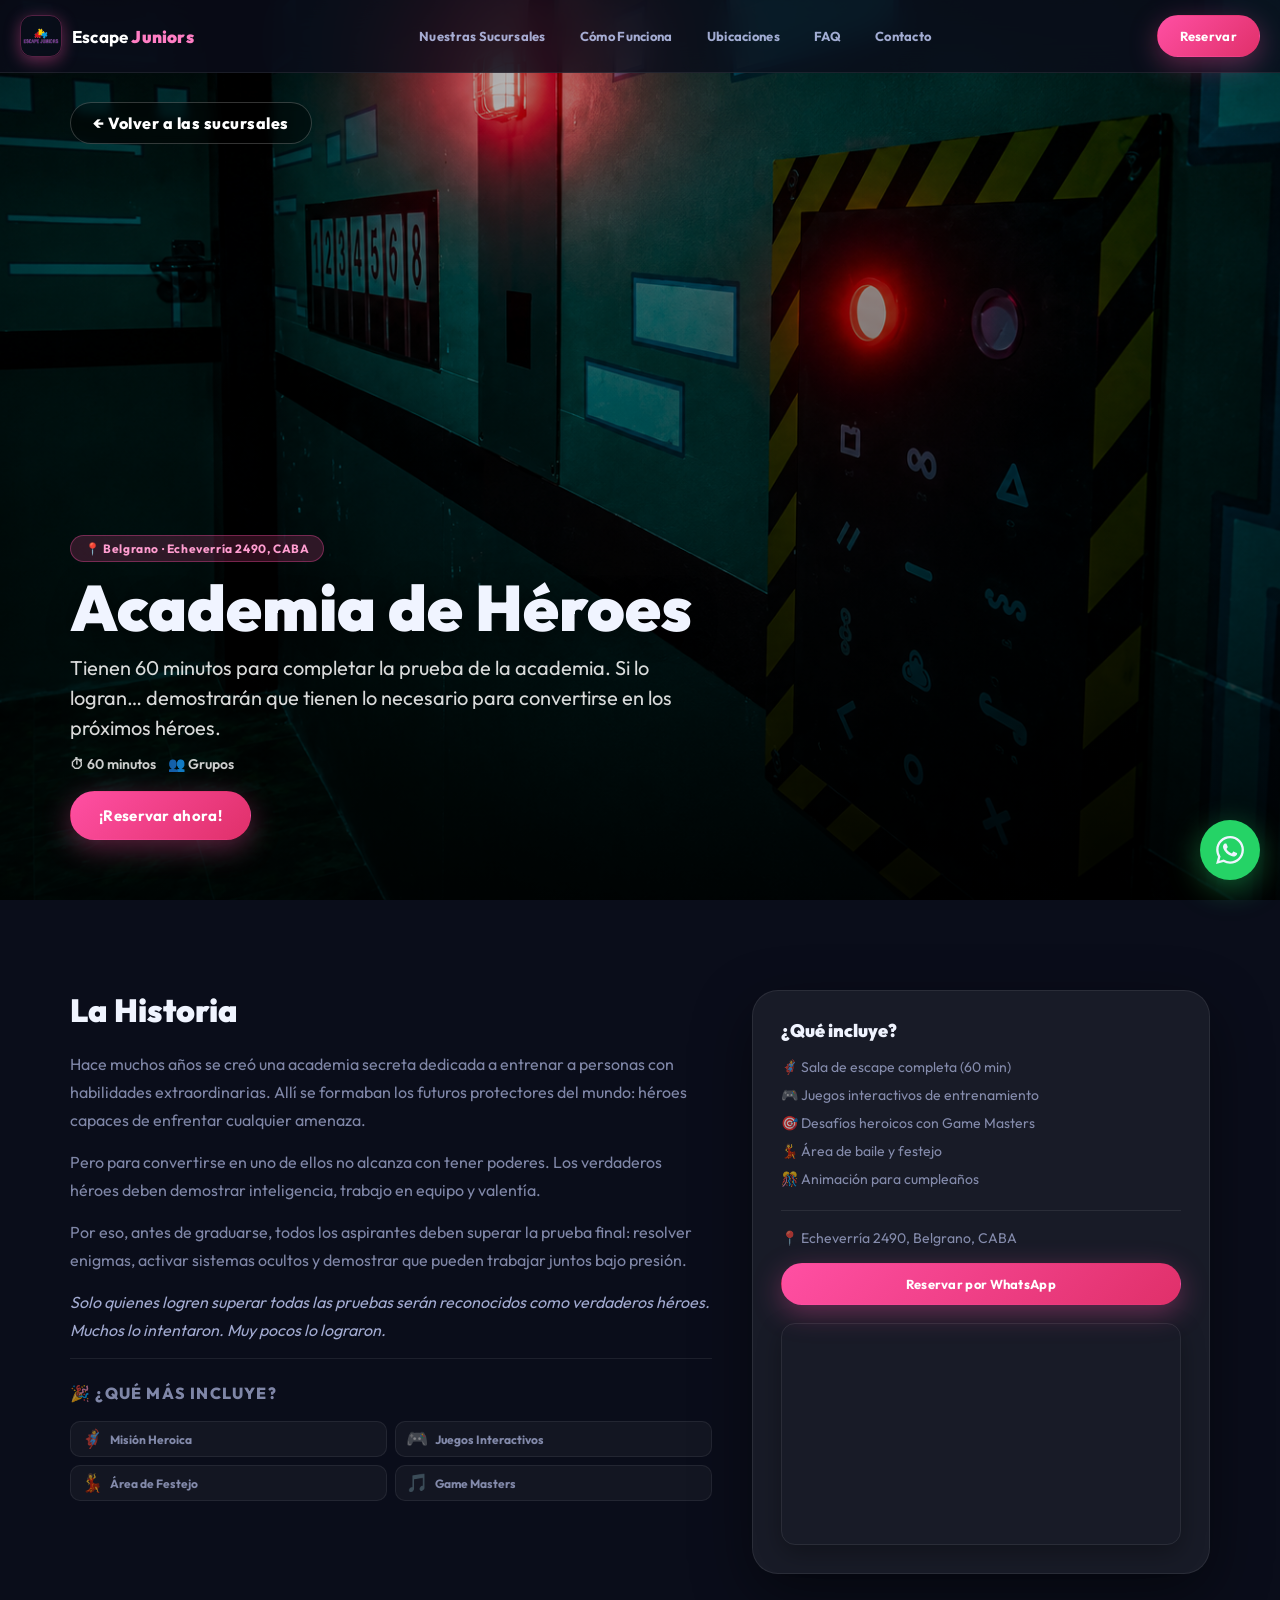
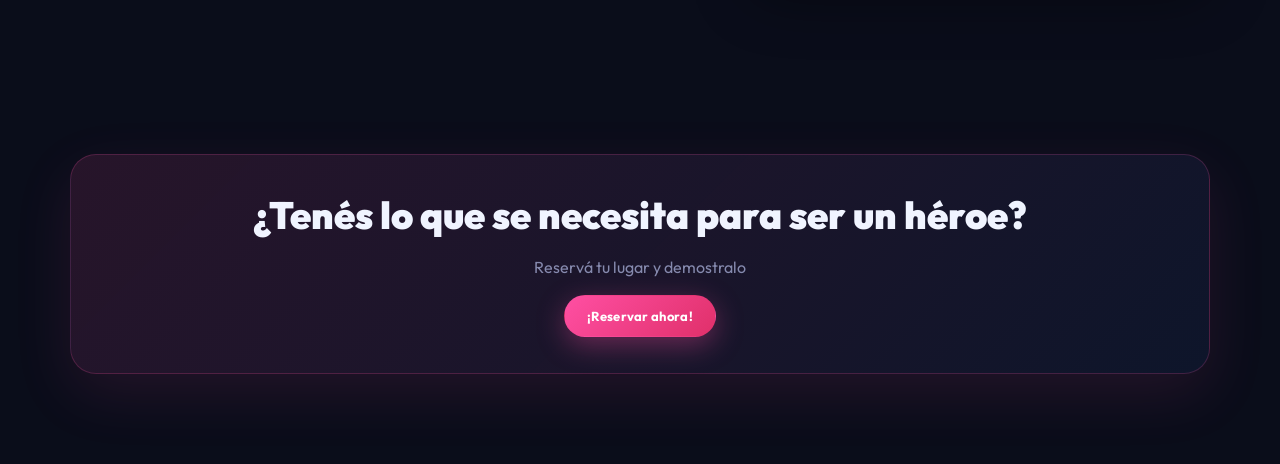
<file: belgrano.html>
<!DOCTYPE html>
<html lang="es">
<head>
  <meta charset="UTF-8" />
  <meta name="viewport" content="width=device-width, initial-scale=1.0" />
  <title>Academia de Héroes – Belgrano | Escape Juniors</title>
  <link rel="stylesheet" href="styles.css" />
  <link rel="stylesheet" href="sala.css" />
  <link href="https://fonts.googleapis.com/css2?family=Outfit:wght@400;600;700;800;900&display=swap" rel="stylesheet" />
</head>
<body>
  <header class="site-header">
    <div class="header-inner">
      <a class="brand" href="index.html">
        <div class="brand-logo-wrap"><img class="brand-logo-img" src="assets/logo.png" alt="Escape Juniors" /></div>
        <span class="brand-name">Escape <strong>Juniors</strong></span>
      </a>
      <nav class="nav">
        <a href="index.html#sucursales">Nuestras Sucursales</a>
        <a href="index.html#como-funciona">Cómo Funciona</a>
        <a href="index.html#sedes">Ubicaciones</a>
        <a href="index.html#faq">FAQ</a>
        <a href="index.html#contacto">Contacto</a>
      </nav>
      <a class="btn btn-primary header-cta" href="https://api.whatsapp.com/send?phone=5491178231175&text=Hola! Quiero reservar" target="_blank" rel="noopener">Reservar</a>
    </div>
  </header>
  <main>
    <section class="sala-hero">
      <div class="sala-hero-img">
        <img id="belgrano-hero-img" src="img/FLORESTAHD.png" alt="Academia de Héroes" />
        <div class="sala-hero-overlay"></div>
      </div>
      <div class="container sala-back-wrap" style="position:relative; z-index:10; margin-bottom:auto; margin-top:30px;">
        <a class="sala-back" href="index.html#sucursales">← Volver a las sucursales</a>
      </div>
      <div class="sala-hero-content container">
        <div class="sala-badge-sede">📍 Belgrano · Echeverría 2490, CABA</div>
        <h1>Academia de Héroes</h1>
        <p class="sala-tagline">Tienen 60 minutos para completar la prueba de la academia. Si lo logran… demostrarán que tienen lo necesario para convertirse en los próximos héroes.</p>
        <div class="sala-meta">
          <span>⏱ 60 minutos</span>
          <span>👥 Grupos</span>

        </div>
        <a class="btn btn-primary sala-cta" href="https://api.whatsapp.com/send?phone=5491178231175&text=Hola! Quiero reservar Academia de Heroes en Belgrano" target="_blank" rel="noopener">¡Reservar ahora!</a>
      </div>
    </section>
    <section class="sala-section section">
      <div class="container sala-grid">
        <div class="sala-story reveal">
          <h2>La Historia</h2>
          <p>Hace muchos años se creó una academia secreta dedicada a entrenar a personas con habilidades extraordinarias. Allí se formaban los futuros protectores del mundo: héroes capaces de enfrentar cualquier amenaza.</p>
          <p>Pero para convertirse en uno de ellos no alcanza con tener poderes. Los verdaderos héroes deben demostrar inteligencia, trabajo en equipo y valentía.</p>
          <p>Por eso, antes de graduarse, todos los aspirantes deben superar la prueba final: resolver enigmas, activar sistemas ocultos y demostrar que pueden trabajar juntos bajo presión.</p>
          <p><em>Solo quienes logren superar todas las pruebas serán reconocidos como verdaderos héroes. Muchos lo intentaron. Muy pocos lo lograron.</em></p>
          <div class="info-highlights">
            <p class="info-highlights-title">🎉 ¿Qué más incluye?</p>
            <div class="highlights-grid">
              <div class="highlight-item"><span class="hi-icon">🦸</span>Misión Heroica</div>
              <div class="highlight-item"><span class="hi-icon">🎮</span>Juegos Interactivos</div>
              <div class="highlight-item"><span class="hi-icon">💃</span>Área de Festejo</div>
              <div class="highlight-item"><span class="hi-icon">🎵</span>Game Masters</div>
            </div>
          </div>
        </div>
        <div class="sala-info reveal">
          <div class="info-card">
            <h3>¿Qué incluye?</h3>
            <ul class="info-list">
              <li>🦸 Sala de escape completa (60 min)</li>
              <li>🎮 Juegos interactivos de entrenamiento</li>
              <li>🎯 Desafíos heroicos con Game Masters</li>
              <li>💃 Área de baile y festejo</li>
              <li>🎊 Animación para cumpleaños</li>
            </ul>
            <div class="info-contact">
              <p>📍 Echeverría 2490, Belgrano, CABA</p>
              <a class="btn btn-primary" href="https://api.whatsapp.com/send?phone=5491178231175&text=Hola! Quiero reservar Academia de Heroes en Belgrano" target="_blank" rel="noopener">Reservar por WhatsApp</a>
            </div>
            <div class="map-embed">
              <iframe
                src="https://maps.google.com/maps?q=Echeverria+2490,+Belgrano,+Buenos+Aires,+Argentina&output=embed&z=16"
                width="100%" height="220" style="border:0; border-radius:12px;" allowfullscreen loading="lazy"
                referrerpolicy="no-referrer-when-downgrade" title="Ubicación Belgrano"></iframe>
            </div>
            </div>
          </div>
        </div>
      </div>
    </section>
    <section class="section">
      <div class="container cta-inner reveal">
        <h2>¿Tenés lo que se necesita para ser un héroe?</h2>
        <p>Reservá tu lugar y demostralo</p>
        <a class="btn btn-primary" href="https://api.whatsapp.com/send?phone=5491178231175&text=Hola! Quiero reservar Academia de Heroes en Belgrano" target="_blank" rel="noopener">¡Reservar ahora!</a>
      </div>
    </section>
  </main>
  <a class="wa-float" href="https://api.whatsapp.com/send?phone=5491178231175&text=Hola! Quiero reservar" target="_blank" rel="noopener" aria-label="WhatsApp">
    <svg width="28" height="28" viewBox="0 0 24 24" fill="currentColor">
      <path d="M17.472 14.382c-.297-.149-1.758-.867-2.03-.967-.273-.099-.471-.148-.67.15-.197.297-.767.966-.94 1.164-.173.199-.347.223-.644.075-.297-.15-1.255-.463-2.39-1.475-.883-.788-1.48-1.761-1.653-2.059-.173-.297-.018-.458.13-.606.134-.133.298-.347.446-.52.149-.174.198-.298.298-.497.099-.198.05-.371-.025-.52-.075-.149-.669-1.612-.916-2.207-.242-.579-.487-.5-.669-.51-.173-.008-.371-.01-.57-.01-.198 0-.52.074-.792.372-.272.297-1.04 1.016-1.04 2.479 0 1.462 1.065 2.875 1.213 3.074.149.198 2.096 3.2 5.077 4.487.709.306 1.262.489 1.694.625.712.227 1.36.195 1.871.118.571-.085 1.758-.719 2.006-1.413.248-.694.248-1.289.173-1.413-.074-.124-.272-.198-.57-.347m-5.421 7.403h-.004a9.87 9.87 0 0 1-5.031-1.378l-.361-.214-3.741.982.998-3.648-.235-.374a9.86 9.86 0 0 1-1.51-5.26c.001-5.45 4.436-9.884 9.888-9.884 2.64 0 5.122 1.03 6.988 2.898a9.825 9.825 0 0 1 2.893 6.994c-.003 5.45-4.437 9.884-9.885 9.884m8.413-18.297A11.815 11.815 0 0 0 12.05 0C5.495 0 .16 5.335.157 11.892c0 2.096.547 4.142 1.588 5.945L.057 24l6.305-1.654a11.882 11.882 0 0 0 5.683 1.448h.005c6.554 0 11.89-5.335 11.893-11.893a11.821 11.821 0 0 0-3.48-8.413Z"/>
    </svg>
  </a>
  <script src="script.js"></script>
</body>
</html>
</file>
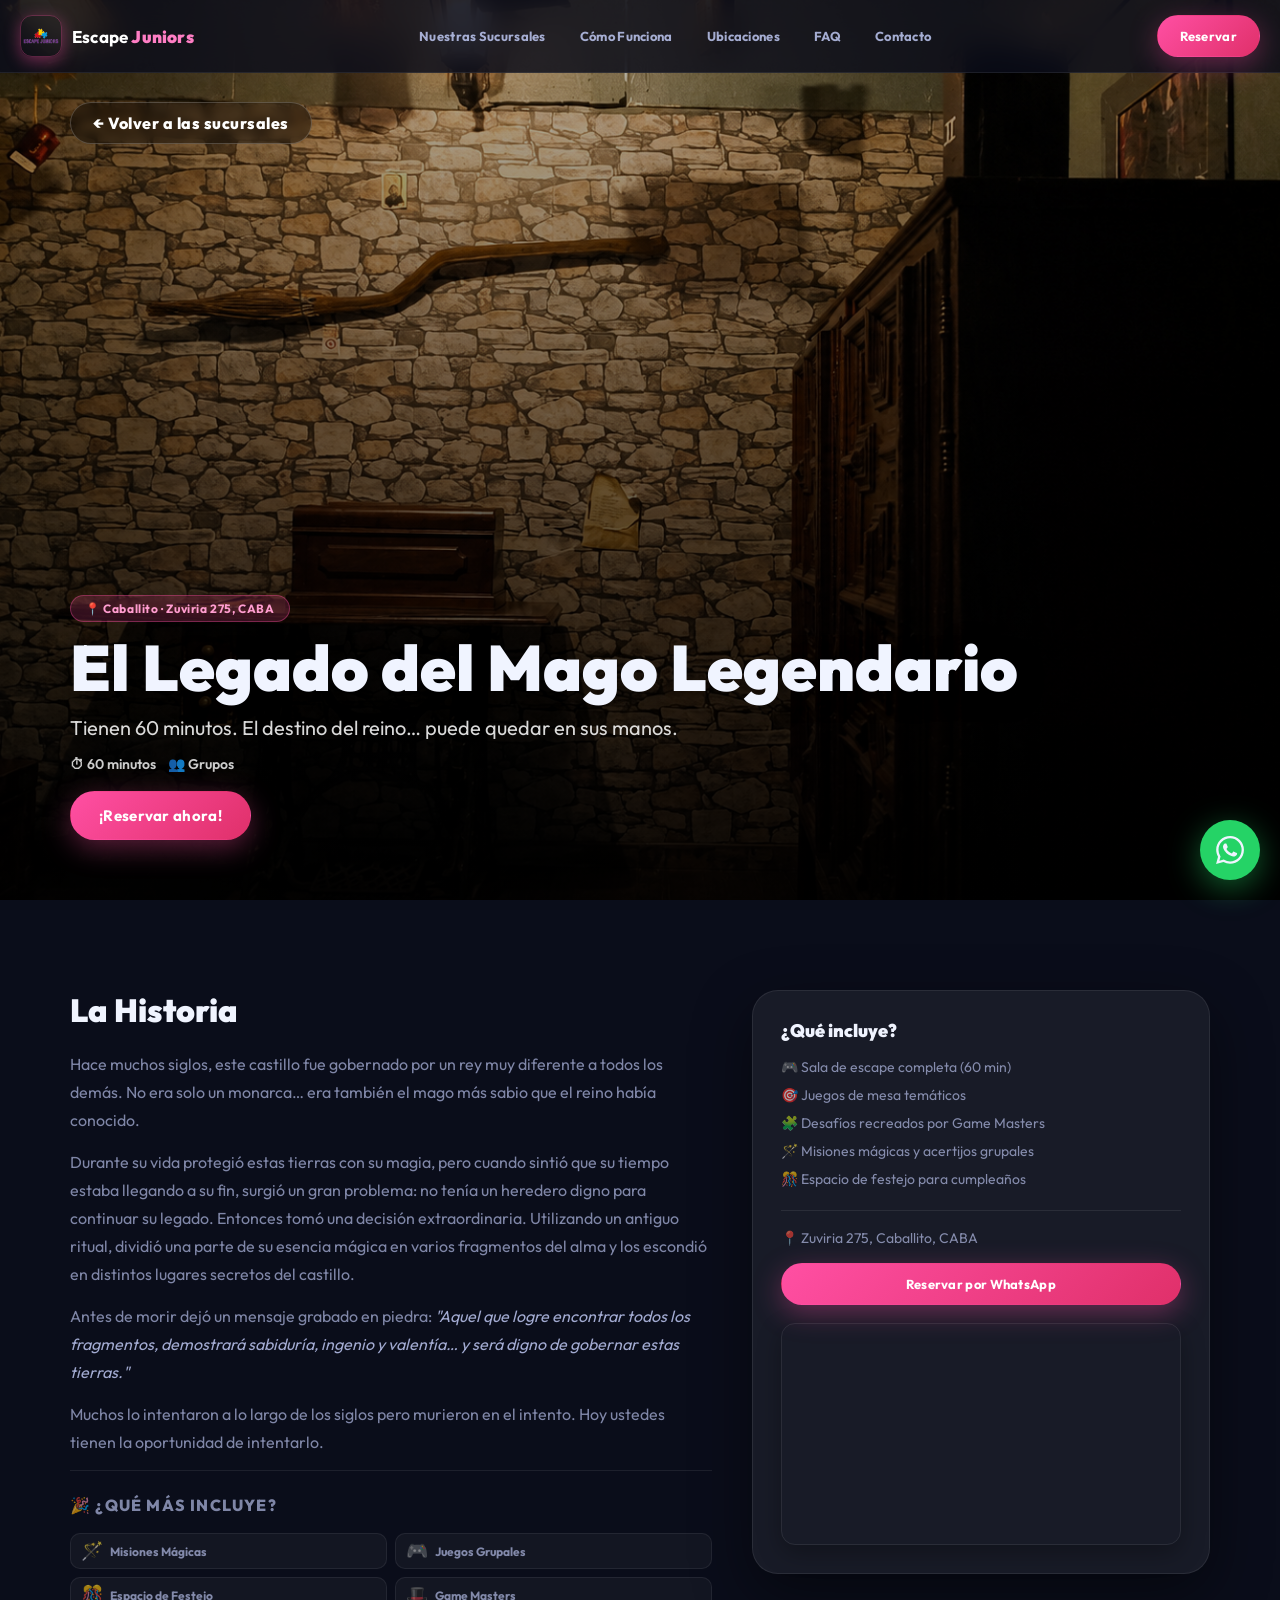
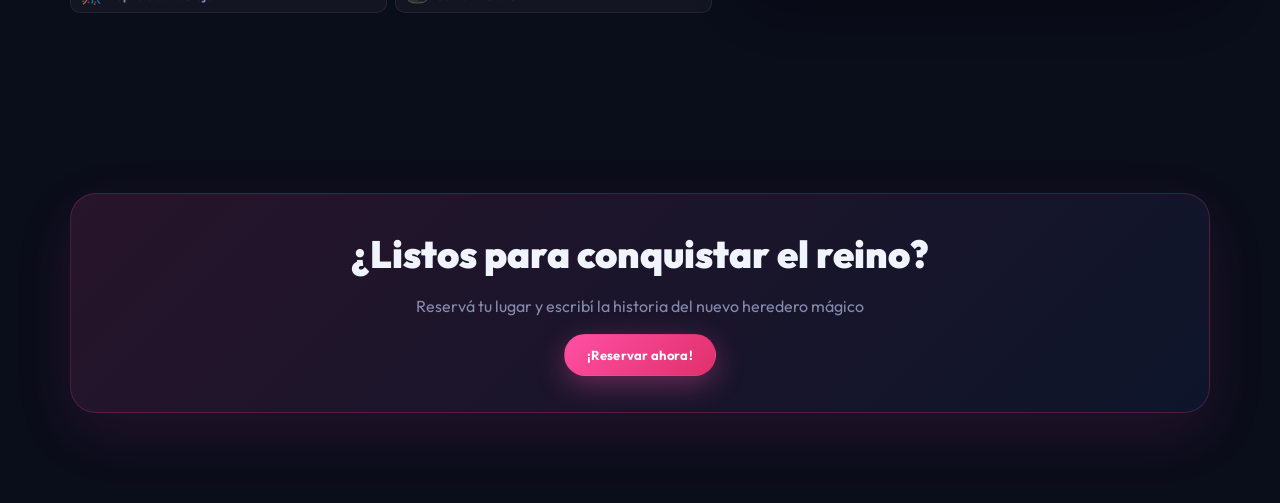
<file: caballito.html>
<!DOCTYPE html>
<html lang="es">
<head>
  <meta charset="UTF-8" />
  <meta name="viewport" content="width=device-width, initial-scale=1.0" />
  <title>El Legado del Mago Legendario – Caballito | Escape Juniors</title>
  <meta name="description" content="Descubrí El Legado del Mago Legendario en Caballito. 60 minutos para encontrar los fragmentos del alma del mago y gobernar el reino." />
  <link rel="stylesheet" href="styles.css" />
  <link rel="stylesheet" href="sala.css" />
  <link href="https://fonts.googleapis.com/css2?family=Outfit:wght@400;600;700;800;900&display=swap" rel="stylesheet" />
</head>
<body>
  <header class="site-header">
    <div class="header-inner">
      <a class="brand" href="index.html" aria-label="Inicio">
        <div class="brand-logo-wrap">
          <img class="brand-logo-img" src="assets/logo.png" alt="Escape Juniors" />
        </div>
        <span class="brand-name">Escape <strong>Juniors</strong></span>
      </a>
      <nav class="nav" aria-label="Navegación principal">
        <a href="index.html#sucursales">Nuestras Sucursales</a>
        <a href="index.html#como-funciona">Cómo Funciona</a>
        <a href="index.html#sedes">Ubicaciones</a>
        <a href="index.html#faq">FAQ</a>
        <a href="index.html#contacto">Contacto</a>
      </nav>
      <a class="btn btn-primary header-cta" href="https://api.whatsapp.com/send?phone=5491178231175&text=Hola! Quiero reservar" target="_blank" rel="noopener">Reservar</a>
    </div>
  </header>

  <main>
    <!-- HERO SALA -->
    <section class="sala-hero">
      <div class="sala-hero-img">
        <img id="caballito-hero-img" src="img/CABALLITOHD.png" alt="El Legado del Mago Legendario" />
        <div class="sala-hero-overlay"></div>
      </div>
      <div class="container sala-back-wrap" style="position:relative; z-index:10; margin-bottom:auto; margin-top:30px;">
        <a class="sala-back" href="index.html#sucursales">← Volver a las sucursales</a>
      </div>
      <div class="sala-hero-content container">
        <div class="sala-badge-sede">📍 Caballito · Zuviria 275, CABA</div>
        <h1>El Legado del Mago Legendario</h1>
        <p class="sala-tagline">Tienen 60 minutos. El destino del reino… puede quedar en sus manos.</p>
        <div class="sala-meta">
          <span>⏱ 60 minutos</span>
          <span>👥 Grupos</span>

        </div>
        <a class="btn btn-primary sala-cta" href="https://api.whatsapp.com/send?phone=5491178231175&text=Hola! Quiero reservar El Legado del Mago Legendario en Caballito" target="_blank" rel="noopener">¡Reservar ahora!</a>
      </div>
    </section>

    <!-- HISTORIA -->
    <section class="sala-section section">
      <div class="container sala-grid">
        <div class="sala-story reveal">
          <h2>La Historia</h2>
          <p>Hace muchos siglos, este castillo fue gobernado por un rey muy diferente a todos los demás. No era solo un monarca… era también el mago más sabio que el reino había conocido.</p>
          <p>Durante su vida protegió estas tierras con su magia, pero cuando sintió que su tiempo estaba llegando a su fin, surgió un gran problema: no tenía un heredero digno para continuar su legado. Entonces tomó una decisión extraordinaria. Utilizando un antiguo ritual, dividió una parte de su esencia mágica en varios fragmentos del alma y los escondió en distintos lugares secretos del castillo.</p>
          <p>Antes de morir dejó un mensaje grabado en piedra: <em>"Aquel que logre encontrar todos los fragmentos, demostrará sabiduría, ingenio y valentía… y será digno de gobernar estas tierras."</em></p>
          <p>Muchos lo intentaron a lo largo de los siglos pero murieron en el intento. Hoy ustedes tienen la oportunidad de intentarlo.</p>
          <div class="info-highlights">
            <p class="info-highlights-title">🎉 ¿Qué más incluye?</p>
            <div class="highlights-grid">
              <div class="highlight-item"><span class="hi-icon">🪄</span>Misiones Mágicas</div>
              <div class="highlight-item"><span class="hi-icon">🎮</span>Juegos Grupales</div>
              <div class="highlight-item"><span class="hi-icon">🎊</span>Espacio de Festejo</div>
              <div class="highlight-item"><span class="hi-icon">🎩</span>Game Masters</div>
            </div>
          </div>
        </div>
        <div class="sala-info reveal">
          <div class="info-card">
            <h3>¿Qué incluye?</h3>
            <ul class="info-list">
              <li>🎮 Sala de escape completa (60 min)</li>
              <li>🎯 Juegos de mesa temáticos</li>
              <li>🧩 Desafíos recreados por Game Masters</li>
              <li>🪄 Misiones mágicas y acertijos grupales</li>
              <li>🎊 Espacio de festejo para cumpleaños</li>
            </ul>
            <div class="info-contact">
              <p>📍 Zuviria 275, Caballito, CABA</p>
              <a class="btn btn-primary" href="https://api.whatsapp.com/send?phone=5491178231175&text=Hola! Quiero reservar El Legado del Mago Legendario en Caballito" target="_blank" rel="noopener">Reservar por WhatsApp</a>
            </div>
            <div class="map-embed">
              <iframe
                src="https://maps.google.com/maps?q=Zuviria+275,+Caballito,+Buenos+Aires,+Argentina&output=embed&z=16"
                width="100%" height="220" style="border:0; border-radius:12px;" allowfullscreen loading="lazy"
                referrerpolicy="no-referrer-when-downgrade" title="Ubicación Caballito"></iframe>
            </div>
            </div>
          </div>
        </div>
      </div>
    </section>

    <!-- CTA FINAL -->
    <section class="section">
      <div class="container cta-inner reveal">
        <h2>¿Listos para conquistar el reino?</h2>
        <p>Reservá tu lugar y escribí la historia del nuevo heredero mágico</p>
        <a class="btn btn-primary" href="https://api.whatsapp.com/send?phone=5491178231175&text=Hola! Quiero reservar El Legado del Mago Legendario en Caballito" target="_blank" rel="noopener">¡Reservar ahora!</a>
      </div>
    </section>
  </main>

  <a class="wa-float" href="https://api.whatsapp.com/send?phone=5491178231175&text=Hola! Quiero reservar" target="_blank" rel="noopener" aria-label="WhatsApp">
    <svg width="28" height="28" viewBox="0 0 24 24" fill="currentColor">
      <path d="M17.472 14.382c-.297-.149-1.758-.867-2.03-.967-.273-.099-.471-.148-.67.15-.197.297-.767.966-.94 1.164-.173.199-.347.223-.644.075-.297-.15-1.255-.463-2.39-1.475-.883-.788-1.48-1.761-1.653-2.059-.173-.297-.018-.458.13-.606.134-.133.298-.347.446-.52.149-.174.198-.298.298-.497.099-.198.05-.371-.025-.52-.075-.149-.669-1.612-.916-2.207-.242-.579-.487-.5-.669-.51-.173-.008-.371-.01-.57-.01-.198 0-.52.074-.792.372-.272.297-1.04 1.016-1.04 2.479 0 1.462 1.065 2.875 1.213 3.074.149.198 2.096 3.2 5.077 4.487.709.306 1.262.489 1.694.625.712.227 1.36.195 1.871.118.571-.085 1.758-.719 2.006-1.413.248-.694.248-1.289.173-1.413-.074-.124-.272-.198-.57-.347m-5.421 7.403h-.004a9.87 9.87 0 0 1-5.031-1.378l-.361-.214-3.741.982.998-3.648-.235-.374a9.86 9.86 0 0 1-1.51-5.26c.001-5.45 4.436-9.884 9.888-9.884 2.64 0 5.122 1.03 6.988 2.898a9.825 9.825 0 0 1 2.893 6.994c-.003 5.45-4.437 9.884-9.885 9.884m8.413-18.297A11.815 11.815 0 0 0 12.05 0C5.495 0 .16 5.335.157 11.892c0 2.096.547 4.142 1.588 5.945L.057 24l6.305-1.654a11.882 11.882 0 0 0 5.683 1.448h.005c6.554 0 11.89-5.335 11.893-11.893a11.821 11.821 0 0 0-3.48-8.413Z"/>
    </svg>
  </a>
  <script src="script.js"></script>
</body>
</html>
</file>
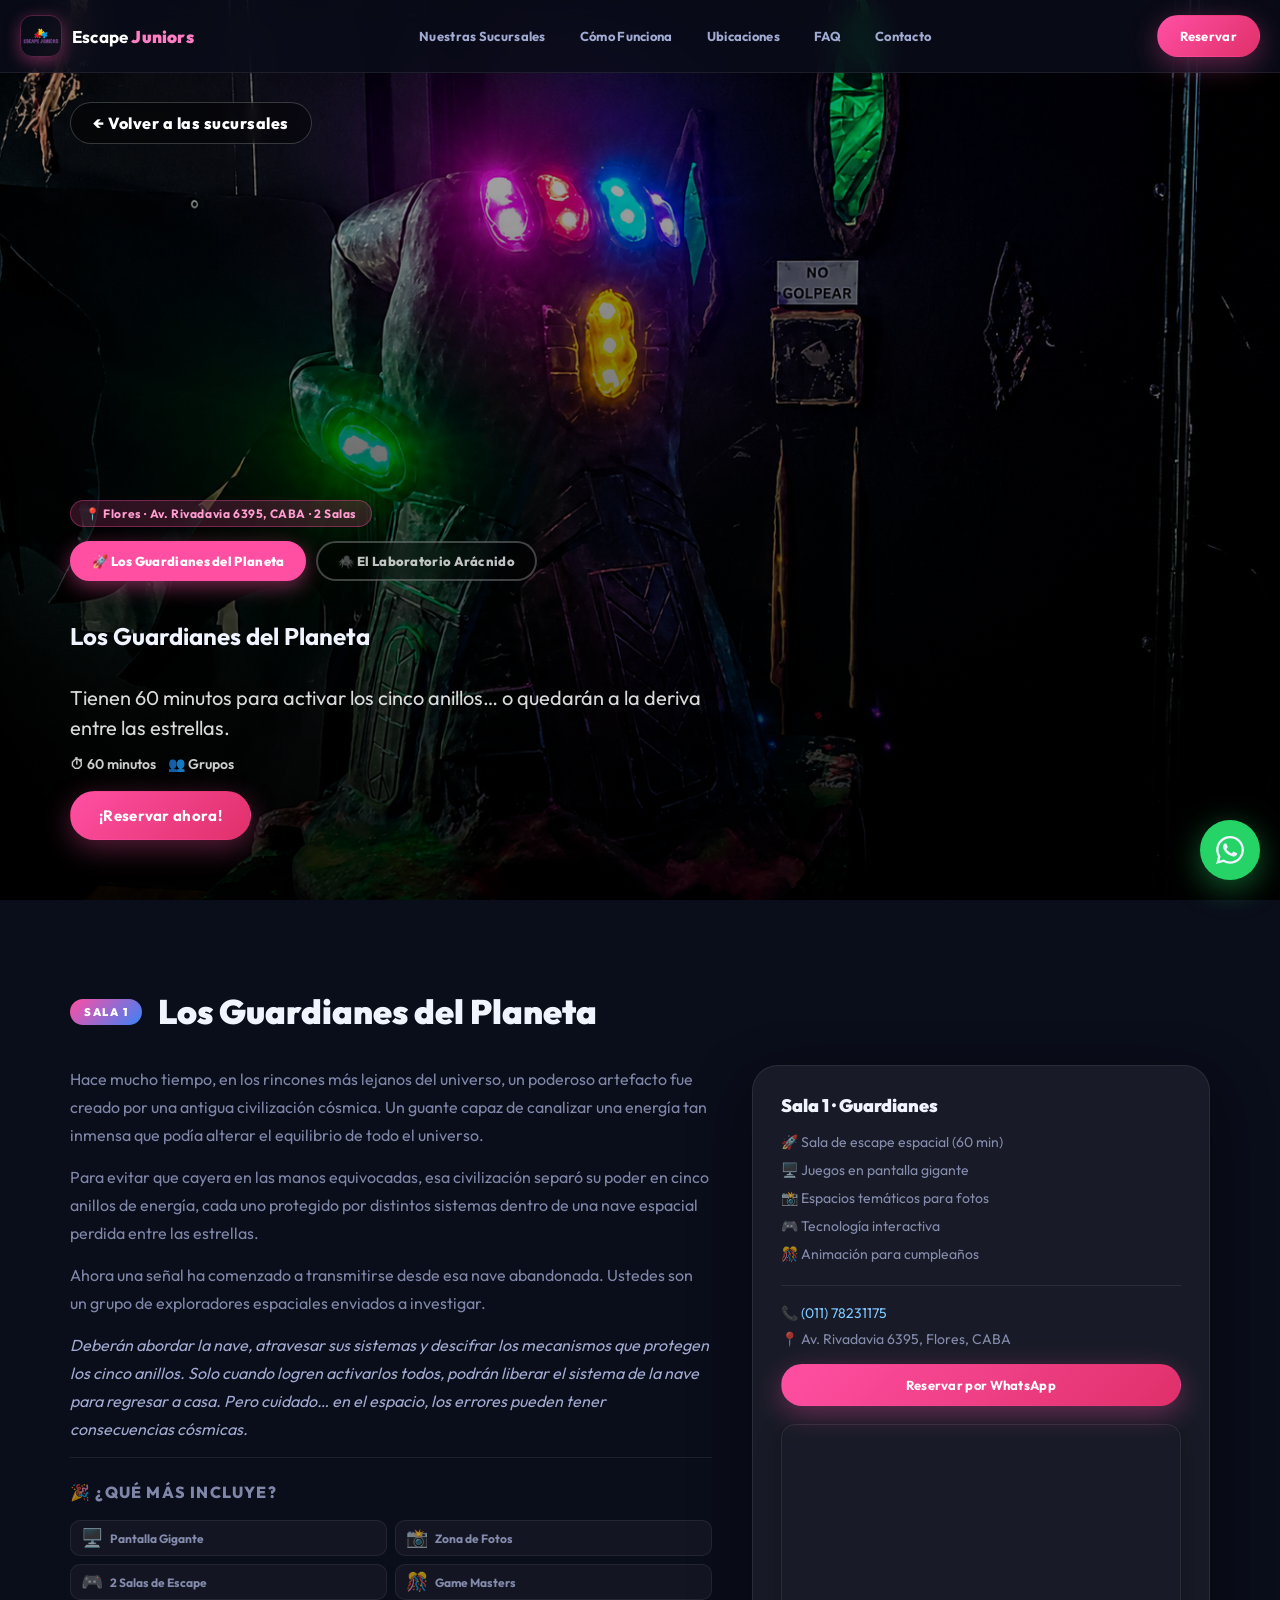
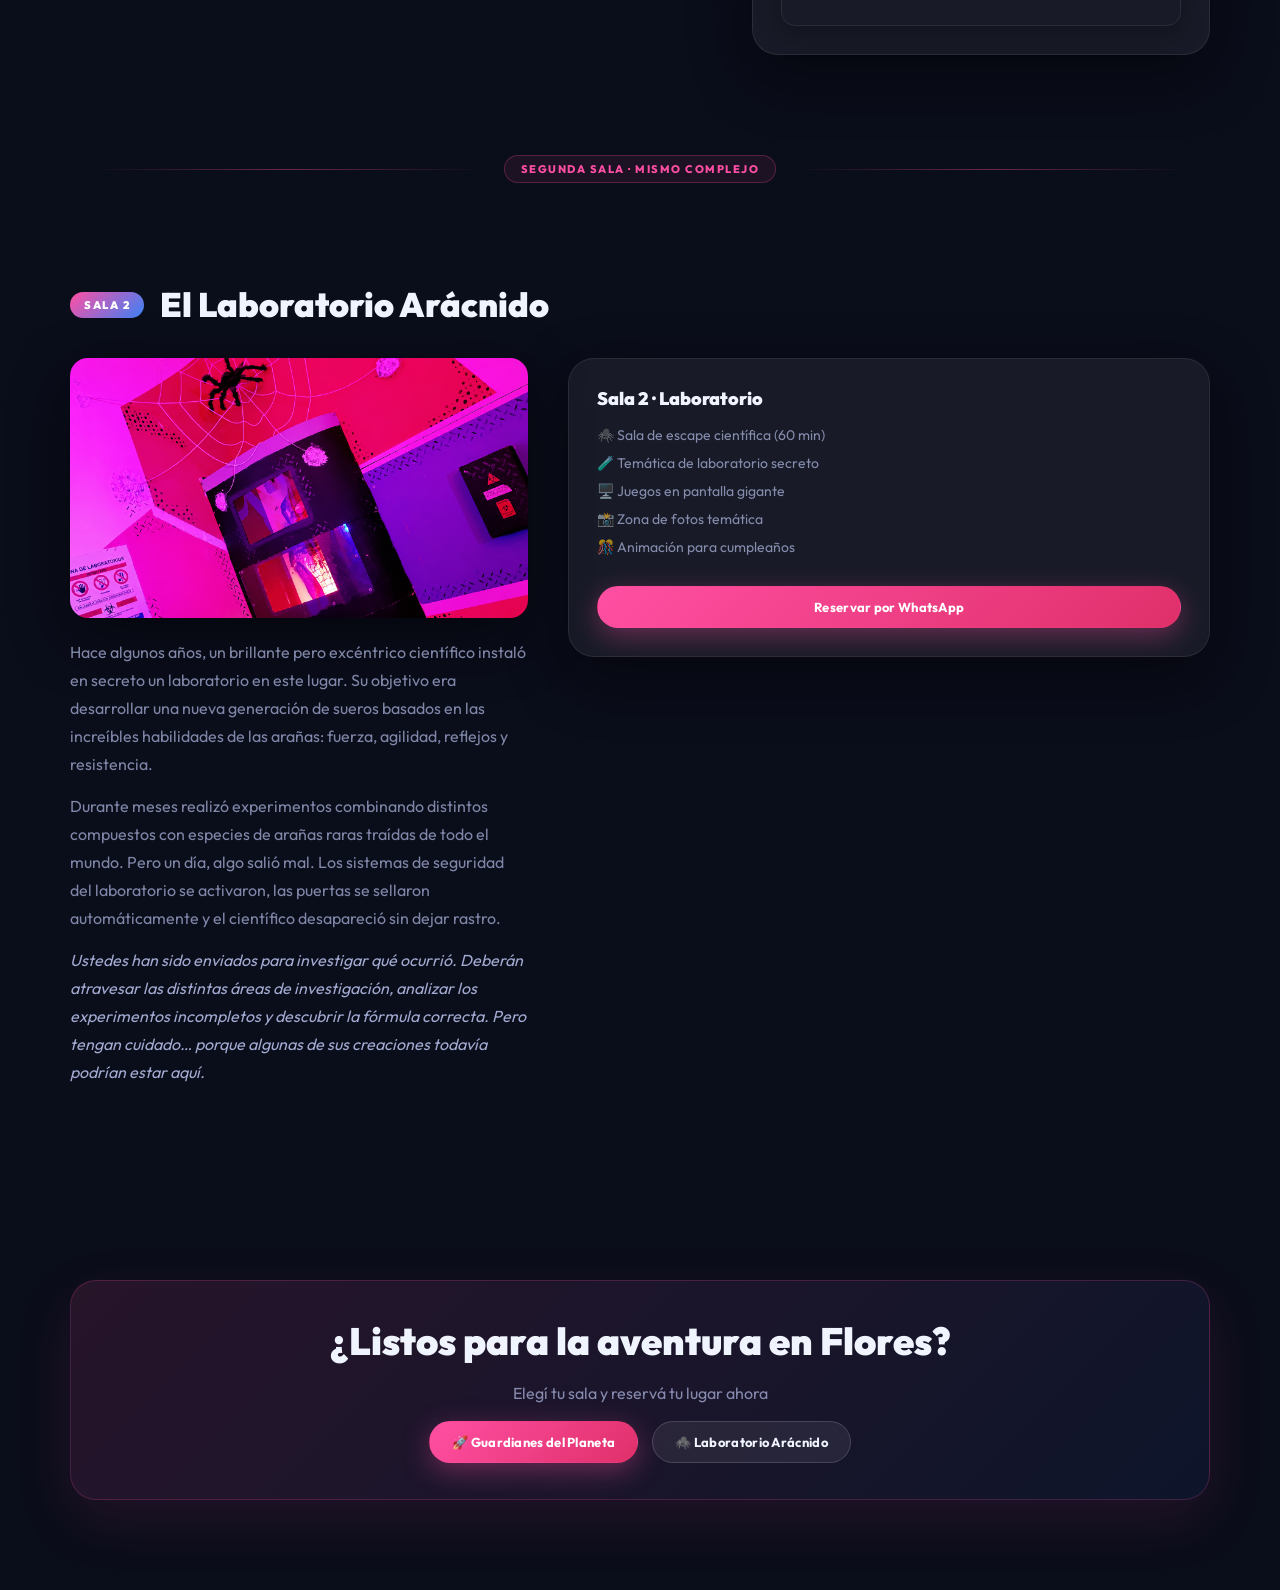
<file: flores.html>
<!DOCTYPE html>
<html lang="es">
<head>
  <meta charset="UTF-8" />
  <meta name="viewport" content="width=device-width, initial-scale=1.0" />
  <title>Suc. Flores – 2 Salas de Escape | Escape Juniors</title>
  <meta name="description" content="Dos salas de escape en Flores: Los Guardianes del Planeta y El Laboratorio Arácnido. Av. Rivadavia 6395, CABA." />
  <link rel="stylesheet" href="styles.css" />
  <link rel="stylesheet" href="sala.css" />
  <link href="https://fonts.googleapis.com/css2?family=Outfit:wght@400;600;700;800;900&display=swap" rel="stylesheet" />
</head>
<body>
  <header class="site-header">
    <div class="header-inner">
      <a class="brand" href="index.html">
        <div class="brand-logo-wrap"><img class="brand-logo-img" src="assets/logo.png" alt="Escape Juniors" /></div>
        <span class="brand-name">Escape <strong>Juniors</strong></span>
      </a>
      <nav class="nav">
        <a href="index.html#sucursales">Nuestras Sucursales</a>
        <a href="index.html#como-funciona">Cómo Funciona</a>
        <a href="index.html#sedes">Ubicaciones</a>
        <a href="index.html#faq">FAQ</a>
        <a href="index.html#contacto">Contacto</a>
      </nav>
      <a class="btn btn-primary header-cta" href="https://api.whatsapp.com/send?phone=5491178231175&text=Hola!" target="_blank" rel="noopener">Reservar</a>
    </div>
  </header>

  <main>
    <!-- HERO con selector de salas -->
    <section class="flores-hero">
      <div class="flores-hero-bg" id="flores-hero-bg">
        <img id="hero-img-guardianes" src="img/GUANTELE4K.png" alt="Los Guardianes del Planeta" class="fh-img active" />
        <img id="hero-img-laboratorio" src="img/SPIDERMAN4K.png" alt="El Laboratorio Arácnido" class="fh-img" />
        <div class="sala-hero-overlay"></div>
      </div>
      <div class="container sala-back-wrap" style="position:relative; z-index:10; margin-bottom:auto; margin-top:30px;">
        <a class="sala-back" href="index.html#sucursales">← Volver a las sucursales</a>
      </div>
      <div class="flores-hero-content container">
        <div class="sala-badge-sede">📍 Flores · Av. Rivadavia 6395, CABA · 2 Salas</div>

        <!-- TAB SELECTOR -->
        <div class="sala-tabs" role="tablist">
          <button class="sala-tab active" id="tab-guardianes" role="tab" aria-selected="true" aria-controls="panel-guardianes" onclick="switchSala('guardianes')">
            🚀 Los Guardianes del Planeta
          </button>
          <button class="sala-tab" id="tab-laboratorio" role="tab" aria-selected="false" aria-controls="panel-laboratorio" onclick="switchSala('laboratorio')">
            🕷️ El Laboratorio Arácnido
          </button>
        </div>

        <!-- PANEL GUARDIANES -->
        <div class="sala-panel active" id="panel-guardianes">
          <h1>Los Guardianes del Planeta</h1>
          <p class="sala-tagline">Tienen 60 minutos para activar los cinco anillos… o quedarán a la deriva entre las estrellas.</p>
          <div class="sala-meta">
            <span>⏱ 60 minutos</span>
            <span>👥 Grupos</span>

          </div>
          <a class="btn btn-primary sala-cta" href="https://api.whatsapp.com/send?phone=5491178231175&text=Hola! Quiero reservar Los Guardianes del Planeta en Flores" target="_blank" rel="noopener">¡Reservar ahora!</a>
        </div>

        <!-- PANEL LABORATORIO -->
        <div class="sala-panel" id="panel-laboratorio">
          <h1>El Laboratorio Arácnido</h1>
          <p class="sala-tagline">Tienen 60 minutos antes de que el sistema de seguridad vuelva a sellar todo el lugar.</p>
          <div class="sala-meta">
            <span>⏱ 60 minutos</span>
            <span>👥 Grupos</span>

          </div>
          <a class="btn btn-primary sala-cta" href="https://api.whatsapp.com/send?phone=5491178231175&text=Hola! Quiero reservar El Laboratorio Aracnido en Flores" target="_blank" rel="noopener">¡Reservar ahora!</a>
        </div>

      </div>
    </section>

    <!-- ══ SALA 1: GUARDIANES ══ -->
    <section class="sala-section section" id="seccion-guardianes">
      <div class="container">
        <div class="dual-sala-header reveal">
          <div class="dual-sala-num">Sala 1</div>
          <h2>Los Guardianes del Planeta</h2>
        </div>
        <div class="sala-grid">
          <div class="sala-story reveal">
            <p>Hace mucho tiempo, en los rincones más lejanos del universo, un poderoso artefacto fue creado por una antigua civilización cósmica. Un guante capaz de canalizar una energía tan inmensa que podía alterar el equilibrio de todo el universo.</p>
            <p>Para evitar que cayera en las manos equivocadas, esa civilización separó su poder en cinco anillos de energía, cada uno protegido por distintos sistemas dentro de una nave espacial perdida entre las estrellas.</p>
            <p>Ahora una señal ha comenzado a transmitirse desde esa nave abandonada. Ustedes son un grupo de exploradores espaciales enviados a investigar.</p>
            <p><em>Deberán abordar la nave, atravesar sus sistemas y descifrar los mecanismos que protegen los cinco anillos. Solo cuando logren activarlos todos, podrán liberar el sistema de la nave para regresar a casa. Pero cuidado… en el espacio, los errores pueden tener consecuencias cósmicas.</em></p>
            <div class="info-highlights">
              <p class="info-highlights-title">🎉 ¿Qué más incluye?</p>
              <div class="highlights-grid">
                <div class="highlight-item"><span class="hi-icon">🖥️</span>Pantalla Gigante</div>
                <div class="highlight-item"><span class="hi-icon">📸</span>Zona de Fotos</div>
                <div class="highlight-item"><span class="hi-icon">🎮</span>2 Salas de Escape</div>
                <div class="highlight-item"><span class="hi-icon">🎊</span>Game Masters</div>
              </div>
            </div>
          </div>
          <div class="sala-info reveal">
            <div class="info-card">
              <h3>Sala 1 · Guardianes</h3>
              <ul class="info-list">
                <li>🚀 Sala de escape espacial (60 min)</li>
                <li>🖥️ Juegos en pantalla gigante</li>
                <li>📸 Espacios temáticos para fotos</li>
                <li>🎮 Tecnología interactiva</li>
                <li>🎊 Animación para cumpleaños</li>
              </ul>
              <div class="info-contact">
                <p>📞 <a href="tel:+5491178231175">(011) 78231175</a></p>
                <p>📍 Av. Rivadavia 6395, Flores, CABA</p>
                <a class="btn btn-primary" href="https://api.whatsapp.com/send?phone=5491178231175&text=Hola! Quiero reservar Los Guardianes del Planeta en Flores" target="_blank" rel="noopener">Reservar por WhatsApp</a>
              </div>
              <div class="map-embed">
                <iframe
                  src="https://maps.google.com/maps?q=Av.+Rivadavia+6395,+Flores,+Buenos+Aires,+Argentina&output=embed&z=16"
                  width="100%" height="200" style="border:0; border-radius:12px;" allowfullscreen loading="lazy"
                  referrerpolicy="no-referrer-when-downgrade" title="Ubicación Flores"></iframe>
              </div>
            </div>
          </div>
        </div>
      </div>
    </section>

    <!-- DIVISOR -->
    <div class="sala-divider">
      <div class="divider-line"></div>
      <span class="divider-label">Segunda sala · Mismo complejo</span>
      <div class="divider-line"></div>
    </div>

    <!-- ══ SALA 2: LABORATORIO ══ -->
    <section class="sala-section section" id="seccion-laboratorio">
      <div class="container">
        <div class="dual-sala-header reveal">
          <div class="dual-sala-num">Sala 2</div>
          <h2>El Laboratorio Arácnido</h2>
        </div>
        <div class="sala-grid sala-grid-reverse">
          <div class="sala-info reveal">
            <div class="info-card">
              <h3>Sala 2 · Laboratorio</h3>
              <ul class="info-list">
                <li>🕷️ Sala de escape científica (60 min)</li>
                <li>🧪 Temática de laboratorio secreto</li>
                <li>🖥️ Juegos en pantalla gigante</li>
                <li>📸 Zona de fotos temática</li>
                <li>🎊 Animación para cumpleaños</li>
              </ul>
              <div class="info-contact" style="border-top:none; padding-top:0;">
                <a class="btn btn-primary" href="https://api.whatsapp.com/send?phone=5491178231175&text=Hola! Quiero reservar El Laboratorio Aracnido en Flores" target="_blank" rel="noopener">Reservar por WhatsApp</a>
              </div>
            </div>
          </div>
          <div class="sala-story reveal">
            <div class="lab-img-wrap">
              <img src="img/SPIDERMAN4K.png" alt="El Laboratorio Arácnido" class="lab-img" />
            </div>
            <p>Hace algunos años, un brillante pero excéntrico científico instaló en secreto un laboratorio en este lugar. Su objetivo era desarrollar una nueva generación de sueros basados en las increíbles habilidades de las arañas: fuerza, agilidad, reflejos y resistencia.</p>
            <p>Durante meses realizó experimentos combinando distintos compuestos con especies de arañas raras traídas de todo el mundo. Pero un día, algo salió mal. Los sistemas de seguridad del laboratorio se activaron, las puertas se sellaron automáticamente y el científico desapareció sin dejar rastro.</p>
            <p><em>Ustedes han sido enviados para investigar qué ocurrió. Deberán atravesar las distintas áreas de investigación, analizar los experimentos incompletos y descubrir la fórmula correcta. Pero tengan cuidado… porque algunas de sus creaciones todavía podrían estar aquí.</em></p>
          </div>
        </div>
      </div>
    </section>

    <!-- CTA -->
    <section class="section">
      <div class="container cta-inner reveal">
        <h2>¿Listos para la aventura en Flores?</h2>
        <p>Elegí tu sala y reservá tu lugar ahora</p>
        <div style="display:flex; gap:14px; justify-content:center; flex-wrap:wrap;">
          <a class="btn btn-primary" href="https://api.whatsapp.com/send?phone=5491178231175&text=Hola! Quiero reservar Los Guardianes del Planeta" target="_blank" rel="noopener">🚀 Guardianes del Planeta</a>
          <a class="btn btn-secondary" href="https://api.whatsapp.com/send?phone=5491178231175&text=Hola! Quiero reservar El Laboratorio Aracnido" target="_blank" rel="noopener">🕷️ Laboratorio Arácnido</a>
        </div>
      </div>
    </section>
  </main>

  <a class="wa-float" href="https://api.whatsapp.com/send?phone=5491178231175&text=Hola! Quiero reservar" target="_blank" rel="noopener" aria-label="WhatsApp">
    <svg width="28" height="28" viewBox="0 0 24 24" fill="currentColor">
      <path d="M17.472 14.382c-.297-.149-1.758-.867-2.03-.967-.273-.099-.471-.148-.67.15-.197.297-.767.966-.94 1.164-.173.199-.347.223-.644.075-.297-.15-1.255-.463-2.39-1.475-.883-.788-1.48-1.761-1.653-2.059-.173-.297-.018-.458.13-.606.134-.133.298-.347.446-.52.149-.174.198-.298.298-.497.099-.198.05-.371-.025-.52-.075-.149-.669-1.612-.916-2.207-.242-.579-.487-.5-.669-.51-.173-.008-.371-.01-.57-.01-.198 0-.52.074-.792.372-.272.297-1.04 1.016-1.04 2.479 0 1.462 1.065 2.875 1.213 3.074.149.198 2.096 3.2 5.077 4.487.709.306 1.262.489 1.694.625.712.227 1.36.195 1.871.118.571-.085 1.758-.719 2.006-1.413.248-.694.248-1.289.173-1.413-.074-.124-.272-.198-.57-.347m-5.421 7.403h-.004a9.87 9.87 0 0 1-5.031-1.378l-.361-.214-3.741.982.998-3.648-.235-.374a9.86 9.86 0 0 1-1.51-5.26c.001-5.45 4.436-9.884 9.888-9.884 2.64 0 5.122 1.03 6.988 2.898a9.825 9.825 0 0 1 2.893 6.994c-.003 5.45-4.437 9.884-9.885 9.884m8.413-18.297A11.815 11.815 0 0 0 12.05 0C5.495 0 .16 5.335.157 11.892c0 2.096.547 4.142 1.588 5.945L.057 24l6.305-1.654a11.882 11.882 0 0 0 5.683 1.448h.005c6.554 0 11.89-5.335 11.893-11.893a11.821 11.821 0 0 0-3.48-8.413Z"/>
    </svg>
  </a>

  <script src="script.js"></script>
  <script>
    function switchSala(sala) {
      // Tabs
      document.querySelectorAll('.sala-tab').forEach(t => {
        t.classList.remove('active');
        t.setAttribute('aria-selected', 'false');
      });
      document.querySelectorAll('.sala-panel').forEach(p => p.classList.remove('active'));
      document.querySelectorAll('.fh-img').forEach(i => i.classList.remove('active'));

      document.getElementById('tab-' + sala).classList.add('active');
      document.getElementById('tab-' + sala).setAttribute('aria-selected', 'true');
      document.getElementById('panel-' + sala).classList.add('active');
      document.getElementById('hero-img-' + sala).classList.add('active');

      // Scroll to section
      const target = sala === 'guardianes' ? 'seccion-guardianes' : 'seccion-laboratorio';
      setTimeout(() => {
        document.getElementById(target).scrollIntoView({ behavior: 'smooth', block: 'start' });
      }, 200);
    }
  </script>
</body>
</html>
</file>
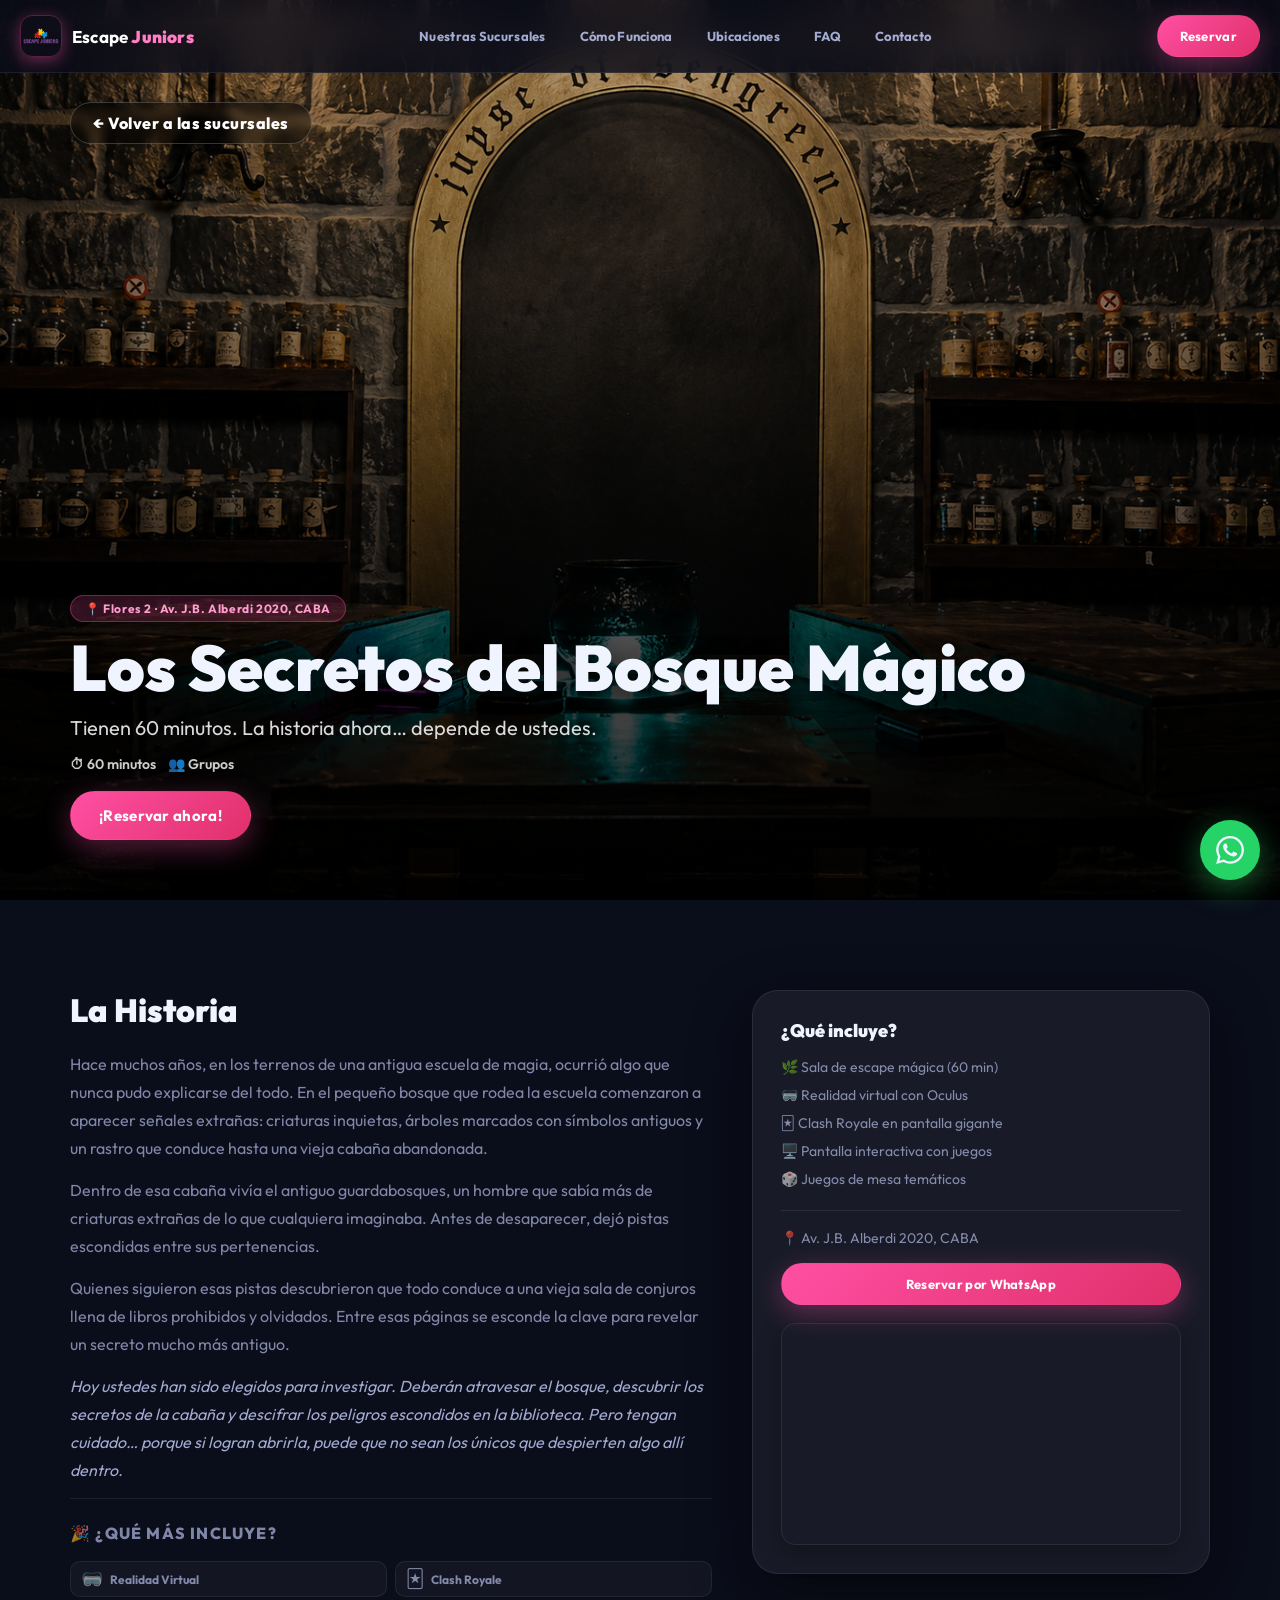
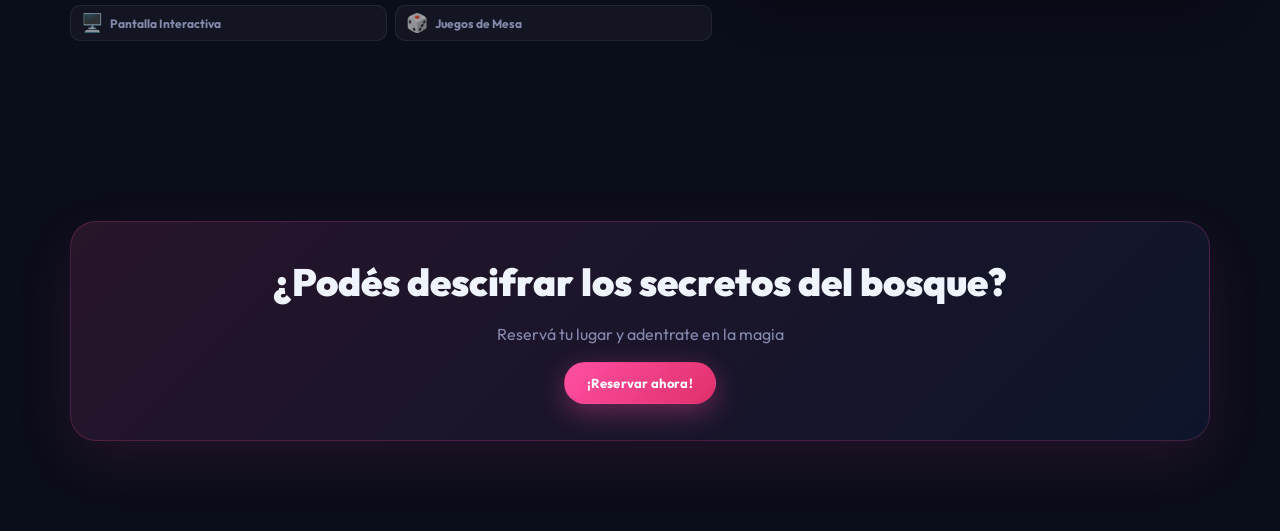
<file: flores2.html>
<!DOCTYPE html>
<html lang="es">
<head>
  <meta charset="UTF-8" />
  <meta name="viewport" content="width=device-width, initial-scale=1.0" />
  <title>Los Secretos del Bosque Mágico – Flores 2 | Escape Juniors</title>
  <link rel="stylesheet" href="styles.css" />
  <link rel="stylesheet" href="sala.css" />
  <link href="https://fonts.googleapis.com/css2?family=Outfit:wght@400;600;700;800;900&display=swap" rel="stylesheet" />
</head>
<body>
  <header class="site-header">
    <div class="header-inner">
      <a class="brand" href="index.html">
        <div class="brand-logo-wrap"><img class="brand-logo-img" src="assets/logo.png" alt="Escape Juniors" /></div>
        <span class="brand-name">Escape <strong>Juniors</strong></span>
      </a>
      <nav class="nav">
        <a href="index.html#sucursales">Nuestras Sucursales</a>
        <a href="index.html#como-funciona">Cómo Funciona</a>
        <a href="index.html#sedes">Ubicaciones</a>
        <a href="index.html#faq">FAQ</a>
        <a href="index.html#contacto">Contacto</a>
      </nav>
      <a class="btn btn-primary header-cta" href="https://api.whatsapp.com/send?phone=5491178231175&text=Hola! Quiero reservar" target="_blank" rel="noopener">Reservar</a>
    </div>
  </header>
  <main>
    <section class="sala-hero">
      <div class="sala-hero-img">
        <img id="flores2-hero-img" src="img/FLORESHD.png" alt="Los Secretos del Bosque Mágico" />
        <div class="sala-hero-overlay"></div>
      </div>
      <div class="container sala-back-wrap" style="position:relative; z-index:10; margin-bottom:auto; margin-top:30px;">
        <a class="sala-back" href="index.html#sucursales">← Volver a las sucursales</a>
      </div>
      <div class="sala-hero-content container">
        <div class="sala-badge-sede">📍 Flores 2 · Av. J.B. Alberdi 2020, CABA</div>
        <h1>Los Secretos del Bosque Mágico</h1>
        <p class="sala-tagline">Tienen 60 minutos. La historia ahora… depende de ustedes.</p>
        <div class="sala-meta">
          <span>⏱ 60 minutos</span>
          <span>👥 Grupos</span>

        </div>
        <a class="btn btn-primary sala-cta" href="https://api.whatsapp.com/send?phone=5491178231175&text=Hola! Quiero reservar Los Secretos del Bosque Magico en Flores 2" target="_blank" rel="noopener">¡Reservar ahora!</a>
      </div>
    </section>
    <section class="sala-section section">
      <div class="container sala-grid">
        <div class="sala-story reveal">
          <h2>La Historia</h2>
          <p>Hace muchos años, en los terrenos de una antigua escuela de magia, ocurrió algo que nunca pudo explicarse del todo. En el pequeño bosque que rodea la escuela comenzaron a aparecer señales extrañas: criaturas inquietas, árboles marcados con símbolos antiguos y un rastro que conduce hasta una vieja cabaña abandonada.</p>
          <p>Dentro de esa cabaña vivía el antiguo guardabosques, un hombre que sabía más de criaturas extrañas de lo que cualquiera imaginaba. Antes de desaparecer, dejó pistas escondidas entre sus pertenencias.</p>
          <p>Quienes siguieron esas pistas descubrieron que todo conduce a una vieja sala de conjuros llena de libros prohibidos y olvidados. Entre esas páginas se esconde la clave para revelar un secreto mucho más antiguo.</p>
          <p><em>Hoy ustedes han sido elegidos para investigar. Deberán atravesar el bosque, descubrir los secretos de la cabaña y descifrar los peligros escondidos en la biblioteca. Pero tengan cuidado… porque si logran abrirla, puede que no sean los únicos que despierten algo allí dentro.</em></p>
          <div class="info-highlights">
            <p class="info-highlights-title">🎉 ¿Qué más incluye?</p>
            <div class="highlights-grid">
              <div class="highlight-item"><span class="hi-icon">🥽</span>Realidad Virtual</div>
              <div class="highlight-item"><span class="hi-icon">🃏</span>Clash Royale</div>
              <div class="highlight-item"><span class="hi-icon">🖥️</span>Pantalla Interactiva</div>
              <div class="highlight-item"><span class="hi-icon">🎲</span>Juegos de Mesa</div>
            </div>
          </div>
        </div>
        <div class="sala-info reveal">
          <div class="info-card">
            <h3>¿Qué incluye?</h3>
            <ul class="info-list">
              <li>🌿 Sala de escape mágica (60 min)</li>
              <li>🥽 Realidad virtual con Oculus</li>
              <li>🃏 Clash Royale en pantalla gigante</li>
              <li>🖥️ Pantalla interactiva con juegos</li>
              <li>🎲 Juegos de mesa temáticos</li>
            </ul>
            <div class="info-contact">
              <p>📍 Av. J.B. Alberdi 2020, CABA</p>
              <a class="btn btn-primary" href="https://api.whatsapp.com/send?phone=5491178231175&text=Hola! Quiero reservar Los Secretos del Bosque Magico en Flores 2" target="_blank" rel="noopener">Reservar por WhatsApp</a>
            </div>
            <div class="map-embed">
              <iframe
                src="https://maps.google.com/maps?q=Av.+Juan+Bautista+Alberdi+2020,+Buenos+Aires,+Argentina&output=embed&z=16"
                width="100%" height="220" style="border:0; border-radius:12px;" allowfullscreen loading="lazy"
                referrerpolicy="no-referrer-when-downgrade" title="Ubicación Flores 2"></iframe>
            </div>
            </div>
          </div>
        </div>
      </div>
    </section>
    <section class="section">
      <div class="container cta-inner reveal">
        <h2>¿Podés descifrar los secretos del bosque?</h2>
        <p>Reservá tu lugar y adentrate en la magia</p>
        <a class="btn btn-primary" href="https://api.whatsapp.com/send?phone=5491178231175&text=Hola! Quiero reservar Los Secretos del Bosque Magico en Flores 2" target="_blank" rel="noopener">¡Reservar ahora!</a>
      </div>
    </section>
  </main>
  <a class="wa-float" href="https://api.whatsapp.com/send?phone=5491178231175&text=Hola! Quiero reservar" target="_blank" rel="noopener" aria-label="WhatsApp">
    <svg width="28" height="28" viewBox="0 0 24 24" fill="currentColor">
      <path d="M17.472 14.382c-.297-.149-1.758-.867-2.03-.967-.273-.099-.471-.148-.67.15-.197.297-.767.966-.94 1.164-.173.199-.347.223-.644.075-.297-.15-1.255-.463-2.39-1.475-.883-.788-1.48-1.761-1.653-2.059-.173-.297-.018-.458.13-.606.134-.133.298-.347.446-.52.149-.174.198-.298.298-.497.099-.198.05-.371-.025-.52-.075-.149-.669-1.612-.916-2.207-.242-.579-.487-.5-.669-.51-.173-.008-.371-.01-.57-.01-.198 0-.52.074-.792.372-.272.297-1.04 1.016-1.04 2.479 0 1.462 1.065 2.875 1.213 3.074.149.198 2.096 3.2 5.077 4.487.709.306 1.262.489 1.694.625.712.227 1.36.195 1.871.118.571-.085 1.758-.719 2.006-1.413.248-.694.248-1.289.173-1.413-.074-.124-.272-.198-.57-.347m-5.421 7.403h-.004a9.87 9.87 0 0 1-5.031-1.378l-.361-.214-3.741.982.998-3.648-.235-.374a9.86 9.86 0 0 1-1.51-5.26c.001-5.45 4.436-9.884 9.888-9.884 2.64 0 5.122 1.03 6.988 2.898a9.825 9.825 0 0 1 2.893 6.994c-.003 5.45-4.437 9.884-9.885 9.884m8.413-18.297A11.815 11.815 0 0 0 12.05 0C5.495 0 .16 5.335.157 11.892c0 2.096.547 4.142 1.588 5.945L.057 24l6.305-1.654a11.882 11.882 0 0 0 5.683 1.448h.005c6.554 0 11.89-5.335 11.893-11.893a11.821 11.821 0 0 0-3.48-8.413Z"/>
    </svg>
  </a>
  <script src="script.js"></script>
</body>
</html>
</file>
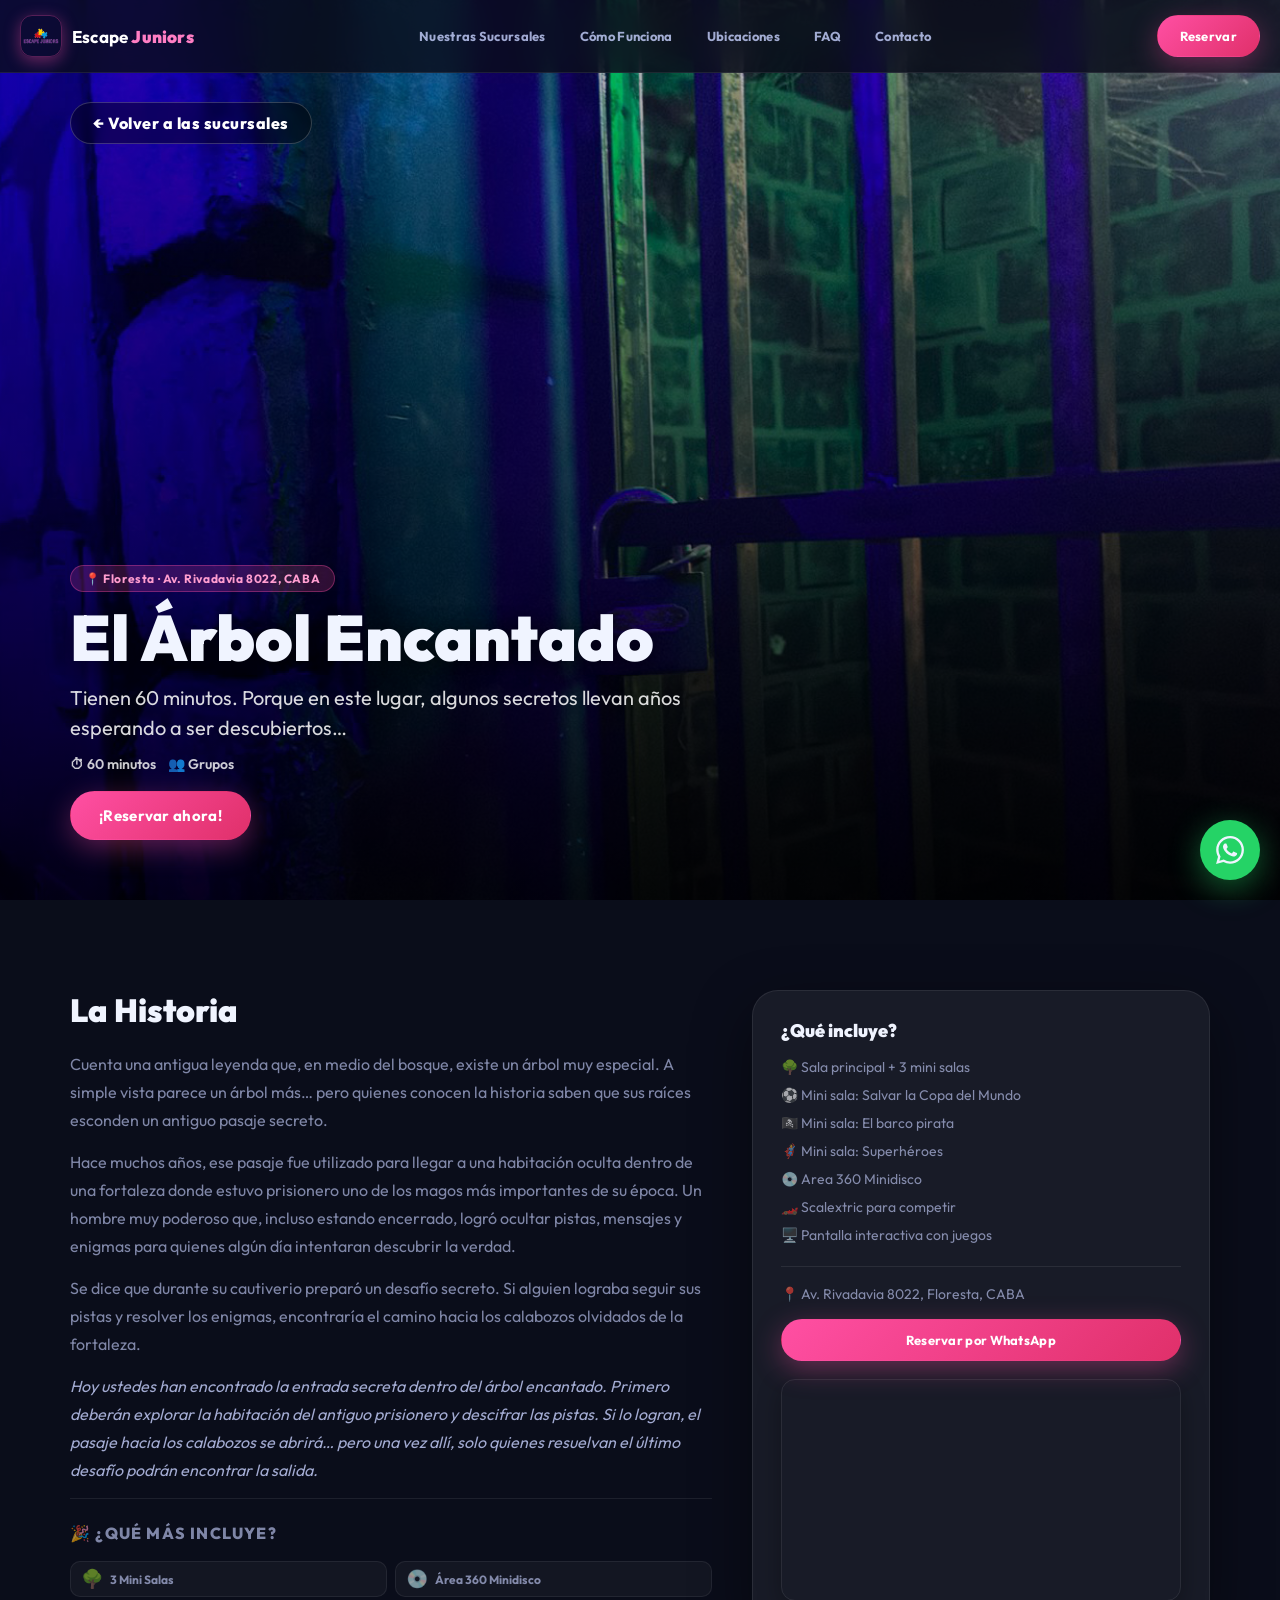
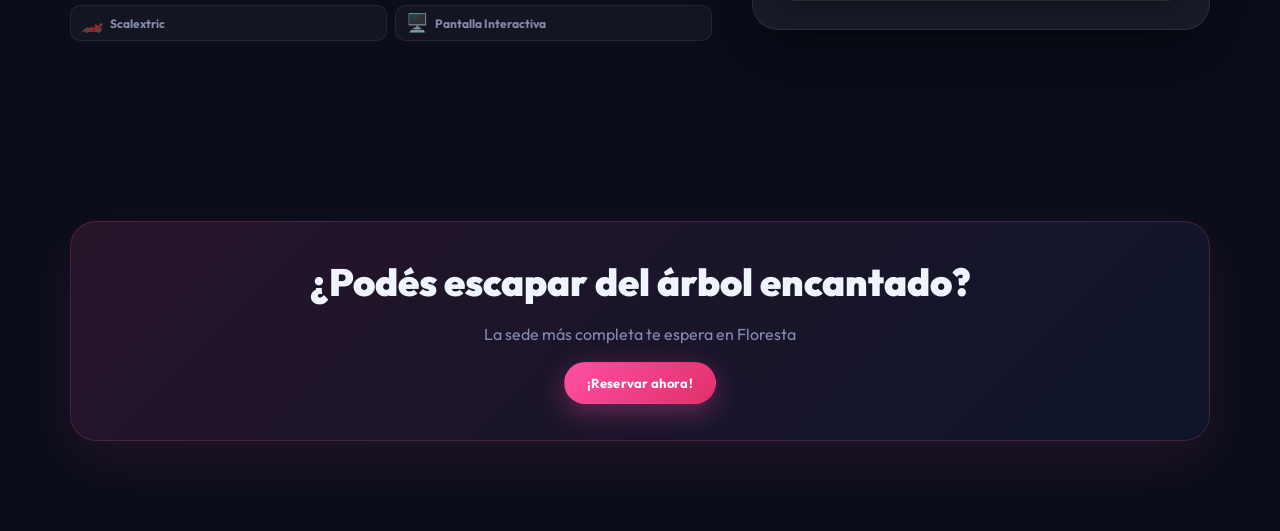
<file: floresta.html>
<!DOCTYPE html>
<html lang="es">
<head>
  <meta charset="UTF-8" />
  <meta name="viewport" content="width=device-width, initial-scale=1.0" />
  <title>El Árbol Encantado – Floresta | Escape Juniors</title>
  <link rel="stylesheet" href="styles.css" />
  <link rel="stylesheet" href="sala.css" />
  <link href="https://fonts.googleapis.com/css2?family=Outfit:wght@400;600;700;800;900&display=swap" rel="stylesheet" />
</head>
<body>
  <header class="site-header">
    <div class="header-inner">
      <a class="brand" href="index.html">
        <div class="brand-logo-wrap"><img class="brand-logo-img" src="assets/logo.png" alt="Escape Juniors" /></div>
        <span class="brand-name">Escape <strong>Juniors</strong></span>
      </a>
      <nav class="nav">
        <a href="index.html#sucursales">Nuestras Sucursales</a>
        <a href="index.html#como-funciona">Cómo Funciona</a>
        <a href="index.html#sedes">Ubicaciones</a>
        <a href="index.html#faq">FAQ</a>
        <a href="index.html#contacto">Contacto</a>
      </nav>
      <a class="btn btn-primary header-cta" href="https://api.whatsapp.com/send?phone=5491178231175&text=Hola! Quiero reservar" target="_blank" rel="noopener">Reservar</a>
    </div>
  </header>
  <main>
    <section class="sala-hero">
      <div class="sala-hero-img">
        <img id="floresta-hero-img" src="img/Academia de Héroes.jpg" alt="El Árbol Encantado" />
        <div class="sala-hero-overlay"></div>
      </div>
      <div class="container sala-back-wrap" style="position:relative; z-index:10; margin-bottom:auto; margin-top:30px;">
        <a class="sala-back" href="index.html#sucursales">← Volver a las sucursales</a>
      </div>
      <div class="sala-hero-content container">
        <div class="sala-badge-sede">📍 Floresta · Av. Rivadavia 8022, CABA</div>
        <h1>El Árbol Encantado</h1>
        <p class="sala-tagline">Tienen 60 minutos. Porque en este lugar, algunos secretos llevan años esperando a ser descubiertos…</p>
        <div class="sala-meta">
          <span>⏱ 60 minutos</span>
          <span>👥 Grupos</span>

        </div>
        <a class="btn btn-primary sala-cta" href="https://api.whatsapp.com/send?phone=5491178231175&text=Hola! Quiero reservar El Arbol Encantado en Floresta" target="_blank" rel="noopener">¡Reservar ahora!</a>
      </div>
    </section>
    <section class="sala-section section">
      <div class="container sala-grid">
        <div class="sala-story reveal">
          <h2>La Historia</h2>
          <p>Cuenta una antigua leyenda que, en medio del bosque, existe un árbol muy especial. A simple vista parece un árbol más… pero quienes conocen la historia saben que sus raíces esconden un antiguo pasaje secreto.</p>
          <p>Hace muchos años, ese pasaje fue utilizado para llegar a una habitación oculta dentro de una fortaleza donde estuvo prisionero uno de los magos más importantes de su época. Un hombre muy poderoso que, incluso estando encerrado, logró ocultar pistas, mensajes y enigmas para quienes algún día intentaran descubrir la verdad.</p>
          <p>Se dice que durante su cautiverio preparó un desafío secreto. Si alguien lograba seguir sus pistas y resolver los enigmas, encontraría el camino hacia los calabozos olvidados de la fortaleza.</p>
          <p><em>Hoy ustedes han encontrado la entrada secreta dentro del árbol encantado. Primero deberán explorar la habitación del antiguo prisionero y descifrar las pistas. Si lo logran, el pasaje hacia los calabozos se abrirá… pero una vez allí, solo quienes resuelvan el último desafío podrán encontrar la salida.</em></p>
          <div class="info-highlights">
            <p class="info-highlights-title">🎉 ¿Qué más incluye?</p>
            <div class="highlights-grid">
              <div class="highlight-item"><span class="hi-icon">🌳</span>3 Mini Salas</div>
              <div class="highlight-item"><span class="hi-icon">💿</span>Área 360 Minidisco</div>
              <div class="highlight-item"><span class="hi-icon">🏎️</span>Scalextric</div>
              <div class="highlight-item"><span class="hi-icon">🖥️</span>Pantalla Interactiva</div>
            </div>
          </div>
        </div>
        <div class="sala-info reveal">
          <div class="info-card">
            <h3>¿Qué incluye?</h3>
            <ul class="info-list">
              <li>🌳 Sala principal + 3 mini salas</li>
              <li>⚽ Mini sala: Salvar la Copa del Mundo</li>
              <li>🏴‍☠️ Mini sala: El barco pirata</li>
              <li>🦸 Mini sala: Superhéroes</li>
              <li>💿 Area 360 Minidisco</li>
              <li>🏎️ Scalextric para competir</li>
              <li>🖥️ Pantalla interactiva con juegos</li>
            </ul>
            <div class="info-contact">
              <p>📍 Av. Rivadavia 8022, Floresta, CABA</p>
              <a class="btn btn-primary" href="https://api.whatsapp.com/send?phone=5491178231175&text=Hola! Quiero reservar El Arbol Encantado en Floresta" target="_blank" rel="noopener">Reservar por WhatsApp</a>
            </div>
            <div class="map-embed">
              <iframe
                src="https://maps.google.com/maps?q=Av.+Rivadavia+8022,+Floresta,+Buenos+Aires,+Argentina&output=embed&z=16"
                width="100%" height="220" style="border:0; border-radius:12px;" allowfullscreen loading="lazy"
                referrerpolicy="no-referrer-when-downgrade" title="Ubicación Floresta"></iframe>
            </div>
            </div>
          </div>
        </div>
      </div>
    </section>
    <section class="section">
      <div class="container cta-inner reveal">
        <h2>¿Podés escapar del árbol encantado?</h2>
        <p>La sede más completa te espera en Floresta</p>
        <a class="btn btn-primary" href="https://api.whatsapp.com/send?phone=5491178231175&text=Hola! Quiero reservar El Arbol Encantado en Floresta" target="_blank" rel="noopener">¡Reservar ahora!</a>
      </div>
    </section>
  </main>
  <a class="wa-float" href="https://api.whatsapp.com/send?phone=5491178231175&text=Hola! Quiero reservar" target="_blank" rel="noopener" aria-label="WhatsApp">
    <svg width="28" height="28" viewBox="0 0 24 24" fill="currentColor">
      <path d="M17.472 14.382c-.297-.149-1.758-.867-2.03-.967-.273-.099-.471-.148-.67.15-.197.297-.767.966-.94 1.164-.173.199-.347.223-.644.075-.297-.15-1.255-.463-2.39-1.475-.883-.788-1.48-1.761-1.653-2.059-.173-.297-.018-.458.13-.606.134-.133.298-.347.446-.52.149-.174.198-.298.298-.497.099-.198.05-.371-.025-.52-.075-.149-.669-1.612-.916-2.207-.242-.579-.487-.5-.669-.51-.173-.008-.371-.01-.57-.01-.198 0-.52.074-.792.372-.272.297-1.04 1.016-1.04 2.479 0 1.462 1.065 2.875 1.213 3.074.149.198 2.096 3.2 5.077 4.487.709.306 1.262.489 1.694.625.712.227 1.36.195 1.871.118.571-.085 1.758-.719 2.006-1.413.248-.694.248-1.289.173-1.413-.074-.124-.272-.198-.57-.347m-5.421 7.403h-.004a9.87 9.87 0 0 1-5.031-1.378l-.361-.214-3.741.982.998-3.648-.235-.374a9.86 9.86 0 0 1-1.51-5.26c.001-5.45 4.436-9.884 9.888-9.884 2.64 0 5.122 1.03 6.988 2.898a9.825 9.825 0 0 1 2.893 6.994c-.003 5.45-4.437 9.884-9.885 9.884m8.413-18.297A11.815 11.815 0 0 0 12.05 0C5.495 0 .16 5.335.157 11.892c0 2.096.547 4.142 1.588 5.945L.057 24l6.305-1.654a11.882 11.882 0 0 0 5.683 1.448h.005c6.554 0 11.89-5.335 11.893-11.893a11.821 11.821 0 0 0-3.48-8.413Z"/>
    </svg>
  </a>
  <script src="script.js"></script>
</body>
</html>
</file>
<file: styles.css>
@import url('https://fonts.googleapis.com/css2?family=Outfit:wght@400;600;700;800;900&display=swap');

:root {
  --bg: #0a0d1a;
  --panel: rgba(255, 255, 255, .06);
  --panel-2: rgba(255, 255, 255, .03);
  --text: #f0f4ff;
  --muted: rgba(200, 210, 255, .62);
  --line: rgba(255, 255, 255, .08);
  --accent: #ff4fa3;
  --accent-2: rgba(255, 79, 163, .18);
  --accent-blue: #3b82f6;
  --accent-yellow: #ffd166;
  --shadow: 0 20px 60px rgba(0, 0, 0, .45);
  --radius: 18px;
  --radius-lg: 26px;
  --container: 1140px;
}

* {
  box-sizing: border-box;
}

html {
  scroll-behavior: smooth;
  overflow-x: hidden;
}

body {
  margin: 0;
  padding: 0;
  width: 100%;
  overflow-x: hidden;
  font-family: 'Outfit', system-ui, sans-serif;
  background: var(--bg);
  color: var(--text);
}

a {
  color: inherit;
  text-decoration: none;
}

.container {
  width: min(var(--container), calc(100% - 40px));
  margin: 0 auto;
}

/* ── Header ── */
.site-header {
  position: fixed;
  inset: 0 0 auto 0;
  z-index: 50;
  background: rgba(10, 13, 26, .82);
  backdrop-filter: blur(16px);
  border-bottom: 1px solid var(--line);
}

.header-inner {
  height: 72px;
  display: grid;
  grid-template-columns: auto 1fr auto;
  align-items: center;
  gap: 18px;
  padding: 0 20px;
}

.brand {
  display: flex;
  align-items: center;
  gap: 10px;
}

.brand-logo-wrap {
  width: 42px;
  height: 42px;
  flex-shrink: 0;
  border-radius: 12px;
  overflow: hidden;
  box-shadow: 0 4px 16px rgba(255, 79, 163, .4);
  border: 1px solid rgba(255, 79, 163, .3);
}

.brand-logo-img {
  width: 100%;
  height: 100%;
  object-fit: cover;
  display: block;
}

.brand-name {
  font-size: 17px;
  font-weight: 700;
  letter-spacing: .2px;
  color: #fff;
}

.brand-name strong {
  color: #ff7ec4;
  font-weight: 900;
}

/* Nav */
.nav {
  display: flex;
  justify-content: center;
  gap: 6px;
  white-space: nowrap;
}

.nav a {
  position: relative;
  display: inline-flex;
  align-items: center;
  padding: 8px 14px;
  font-weight: 700;
  font-size: 13px;
  letter-spacing: .3px;
  color: rgba(200, 210, 255, .8);
  border-radius: 999px;
  transition: color .15s, background .15s;
}

.nav a:hover {
  color: #fff;
  background: rgba(255, 255, 255, .07);
}

.header-cta {
  box-shadow: 0 8px 24px rgba(255, 79, 163, .3);
}

/* ── Buttons ── */
.btn {
  display: inline-flex;
  align-items: center;
  justify-content: center;
  padding: 12px 22px;
  border-radius: 999px;
  font-weight: 700;
  font-size: 13px;
  letter-spacing: .3px;
  border: 1px solid transparent;
  transition: transform .15s, background .15s, box-shadow .15s;
  cursor: pointer;
}

.btn:active {
  transform: translateY(1px);
}

.btn-primary {
  background: linear-gradient(135deg, #ff4fa3, #e0306a);
  color: #fff;
  box-shadow: 0 8px 28px rgba(255, 79, 163, .35);
}

.btn-primary:hover {
  transform: translateY(-2px);
  box-shadow: 0 14px 36px rgba(255, 79, 163, .5);
}

.btn-secondary {
  background: rgba(255, 255, 255, .07);
  border-color: rgba(255, 255, 255, .15);
  color: var(--text);
}

.btn-secondary:hover {
  background: rgba(255, 255, 255, .12);
}

.btn-outline {
  background: transparent;
  border-color: rgba(255, 255, 255, .3);
  color: #fff;
}

.btn-outline:hover {
  background: rgba(255, 255, 255, .1);
}

/* ── Hero ── */
.hero {
  min-height: 100vh;
  padding-top: 72px;
  position: relative;
  overflow: hidden;
}

.hero-bg {
  position: absolute;
  inset: 0;
  pointer-events: none;
  background:
    linear-gradient(to bottom, rgba(10, 13, 26, 0.55) 0%, rgba(10, 13, 26, 0.75) 100%),
    url('img/FONDO.png') center top / cover no-repeat;
}

.hero-bg::before {
  content: "";
  position: absolute;
  inset: -40%;
  background: repeating-linear-gradient(115deg,
      rgba(255, 255, 255, .04) 0px, rgba(255, 255, 255, .04) 1px,
      transparent 1px, transparent 20px);
  animation: drift 18s linear infinite;
  pointer-events: none;
}


.hero-inner {
  position: relative;
  z-index: 10;
  min-height: calc(100vh - 72px);
  display: flex;
  align-items: center;
  justify-content: center;
  text-align: center;
}

@keyframes drift {
  0% {
    transform: translate3d(-5%, -5%, 0) rotate(0deg);
  }

  100% {
    transform: translate3d(5%, 5%, 0) rotate(6deg);
  }
}


.hero-copy {
  max-width: 820px;
  padding: 40px 0;
}

.hero-badge {
  display: inline-block;
  background: rgba(255, 79, 163, .15);
  border: 1px solid rgba(255, 79, 163, .3);
  color: #ff7ec4;
  font-size: 13px;
  font-weight: 700;
  letter-spacing: .5px;
  padding: 6px 16px;
  border-radius: 999px;
  margin-bottom: 22px;
}

.hero h1 {
  font-size: clamp(36px, 5.5vw, 68px);
  font-weight: 900;
  margin: 0 0 18px;
  background: linear-gradient(135deg, #fff 40%, #ff7ec4);
  -webkit-background-clip: text;
  -webkit-text-fill-color: transparent;
  background-clip: text;
}

.hero p {
  margin: 0 0 30px;
  font-size: clamp(16px, 2.2vw, 22px);
  color: rgba(200, 210, 255, .82);
  line-height: 1.6;
}

.hero p strong {
  color: #fff;
  -webkit-text-fill-color: #fff;
}

.hero-cta {
  display: flex;
  justify-content: center;
  gap: 12px;
  margin-bottom: 34px;
  flex-wrap: wrap;
}

.hero-down {
  display: inline-flex;
  flex-direction: column;
  align-items: center;
  gap: 8px;
  opacity: .8;
}

.hero-down-label {
  font-size: 11px;
  letter-spacing: 2px;
  color: rgba(200, 210, 255, .6);
}

.hero-down-icon {
  font-size: 28px;
  line-height: 1;
  animation: bounce 2s ease-in-out infinite;
}

@keyframes bounce {

  0%,
  100% {
    transform: translateY(0);
  }

  50% {
    transform: translateY(8px);
  }
}

/* ── Sections ── */
.section {
  padding: 90px 0;
}

.section-soft {
  background: linear-gradient(to bottom, rgba(59, 130, 246, .05), rgba(255, 79, 163, .03));
  border-top: 1px solid var(--line);
  border-bottom: 1px solid var(--line);
}

.section-head {
  display: flex;
  align-items: flex-end;
  justify-content: space-between;
  gap: 22px;
  margin-bottom: 50px;
}

.section-head.center {
  text-align: center;
  justify-content: center;
  flex-direction: column;
  align-items: center;
}

.section-head h2 {
  margin: 0;
  font-size: clamp(24px, 3vw, 38px);
  font-weight: 900;
}

.section-head p {
  margin: 10px 0 0;
  color: var(--muted);
  font-size: 16px;
}

.booking-modal-head p {
  color: var(--muted);
  font-size: 14px;
}

.wa-float-menu {
  margin-top: auto;
  align-self: flex-end;
  width: 60px;
  height: 60px;
  border-radius: 999px;
  background: #25d366;
  box-shadow: 0 8px 32px rgba(37, 211, 102, .45);
  display: flex;
  align-items: center;
  justify-content: center;
  color: #fff;
  transition: transform .2s, box-shadow .2s;
  text-decoration: none;
}
.wa-float-menu:hover {
  transform: scale(1.1);
  box-shadow: 0 12px 40px rgba(37, 211, 102, .6);
}

/* ── Features Grid ── */
.features-grid {
  display: grid;
  grid-template-columns: repeat(4, 1fr);
  gap: 20px;
}

.feature-card {
  background: var(--panel);
  border: 1px solid var(--line);
  border-radius: var(--radius);
  padding: 28px 22px;
  text-align: center;
  transition: transform .2s, box-shadow .2s;
}

.feature-card:hover {
  transform: translateY(-4px);
  box-shadow: 0 20px 50px rgba(0, 0, 0, .4);
}

.feature-icon {
  font-size: 38px;
  margin-bottom: 14px;
}

.feature-card h3 {
  margin: 0 0 10px;
  font-size: 17px;
  font-weight: 800;
}

.feature-card p {
  margin: 0;
  font-size: 14px;
  color: var(--muted);
  line-height: 1.6;
}

/* ── Room Cards ── */
.room {
  display: grid;
  grid-template-columns: 1.15fr 1fr;
  gap: 30px;
  align-items: center;
  margin: 0 0 50px;
}

.room-reverse {
  grid-template-columns: 1fr 1.15fr;
}

.room-reverse .room-media {
  order: 2;
}

.room-reverse .room-card {
  order: 1;
}

.room-media {
  border-radius: var(--radius-lg);
  overflow: hidden;
  box-shadow: var(--shadow);
  min-height: 340px;
  position: relative;
}

.room-img {
  width: 100%;
  height: 100%;
  min-height: 340px;
  object-fit: cover;
  display: block;
}

.media-placeholder {
  height: 100%;
  min-height: 340px;
  display: flex;
  flex-direction: column;
  align-items: center;
  justify-content: center;
  position: relative;
}

.theme-magic {
  background:
    radial-gradient(700px 350px at 30% 30%, rgba(160, 70, 255, .55), transparent 60%),
    radial-gradient(500px 300px at 70% 70%, rgba(255, 79, 163, .3), transparent 60%),
    linear-gradient(180deg, #1a0a2e, #0d0818);
}

.theme-hero {
  background:
    radial-gradient(700px 350px at 60% 30%, rgba(59, 130, 246, .55), transparent 60%),
    radial-gradient(500px 300px at 30% 70%, rgba(255, 209, 102, .25), transparent 60%),
    linear-gradient(180deg, #0a1830, #040c1a);
}

.theme-space {
  background:
    radial-gradient(700px 350px at 50% 30%, rgba(59, 130, 246, .45), transparent 60%),
    radial-gradient(400px 300px at 80% 70%, rgba(20, 200, 255, .25), transparent 60%),
    linear-gradient(180deg, #050d28, #010510);
}

.theme-forest {
  background:
    radial-gradient(700px 350px at 30% 40%, rgba(34, 197, 94, .35), transparent 60%),
    radial-gradient(500px 300px at 70% 60%, rgba(160, 70, 255, .2), transparent 60%),
    linear-gradient(180deg, #061a10, #030d08);
}

.theme-tree {
  background:
    radial-gradient(700px 350px at 50% 30%, rgba(34, 197, 94, .3), transparent 60%),
    radial-gradient(500px 300px at 30% 70%, rgba(255, 209, 102, .2), transparent 60%),
    linear-gradient(180deg, #0a1a08, #050e03);
}

.room-badge {
  position: absolute;
  top: 16px;
  left: 16px;
  background: linear-gradient(135deg, rgba(255,79,163,.9), rgba(200,30,90,.85));
  border: 2px solid rgba(255, 255, 255, .3);
  color: #fff;
  font-size: 18px;
  font-weight: 900;
  letter-spacing: 2px;
  text-transform: uppercase;
  padding: 8px 22px;
  border-radius: 999px;
  box-shadow: 0 4px 24px rgba(255,79,163,.55), 0 0 0 1px rgba(255,255,255,.08);
  text-shadow: 0 1px 4px rgba(0,0,0,.35);
  backdrop-filter: blur(6px);
}

/* ── Room inline tab switcher (Flores 2 salas) ── */
.room-tabs {
  display: flex;
  gap: 8px;
  margin-bottom: 18px;
  background: rgba(255,255,255,.04);
  border: 1px solid var(--line);
  border-radius: 999px;
  padding: 4px;
  width: fit-content;
}
.room-tab-btn {
  background: transparent;
  border: none;
  color: var(--muted);
  font-size: 13px;
  font-weight: 700;
  font-family: inherit;
  padding: 7px 16px;
  border-radius: 999px;
  cursor: pointer;
  transition: background .2s, color .2s;
  letter-spacing: .3px;
  white-space: nowrap;
}
.room-tab-btn.active {
  background: linear-gradient(135deg, #ff4fa3, #e0306a);
  color: #fff;
  box-shadow: 0 4px 16px rgba(255,79,163,.4);
}
.room-tab-btn:hover:not(.active) {
  background: rgba(255,255,255,.08);
  color: #fff;
}
.room-tab-panel {
  display: none;
}
.room-tab-panel.active {
  display: block;
}
.room-tab-label {
  font-size: 10px;
  font-weight: 800;
  letter-spacing: 1.5px;
  text-transform: uppercase;
  color: var(--accent);
  margin-bottom: 6px;
  display: flex;
  align-items: center;
  gap: 6px;
}
.room-tab-label::before {
  content: '';
  display: inline-block;
  width: 5px; height: 5px;
  border-radius: 50%;
  background: var(--accent);
  box-shadow: 0 0 8px rgba(255,79,163,.7);
}

.room-emoji {
  font-size: 72px;
  filter: drop-shadow(0 0 30px rgba(255, 255, 255, .3));
}

.room-card {
  background: var(--panel);
  border: 1px solid var(--line);
  border-radius: var(--radius-lg);
  padding: 30px;
  box-shadow: var(--shadow);
}

.room-top h3 {
  margin: 12px 0 10px;
  font-size: clamp(22px, 2.5vw, 30px);
  font-weight: 900;
}

.difficulty {
  display: flex;
  gap: 6px;
  align-items: center;
  margin-bottom: 4px;
}

.dot {
  width: 10px;
  height: 10px;
  border-radius: 999px;
}

.dot.on {
  background: var(--accent);
  box-shadow: 0 0 8px rgba(255, 79, 163, .5);
}

.dot.off {
  background: rgba(255, 255, 255, .1);
  border: 1px solid rgba(255, 255, 255, .15);
}

.diff-label {
  font-size: 11px;
  letter-spacing: .8px;
  text-transform: uppercase;
  color: var(--muted);
  margin-left: 6px;
}

.room-meta {
  display: flex;
  flex-wrap: wrap;
  gap: 12px;
  color: var(--muted);
  font-size: 12px;
  letter-spacing: .4px;
  margin-top: 4px;
}

.room-text {
  color: rgba(200, 210, 255, .75);
  margin: 18px 0 22px;
  line-height: 1.7;
  font-size: 15px;
}

.room-actions {
  display: flex;
  gap: 12px;
  flex-wrap: wrap;
}

/* ── Accordion ── */
.accordion {
  max-width: 860px;
  margin: 0 auto;
}

.acc-item {
  width: 100%;
  display: grid;
  grid-template-columns: 52px 1fr;
  gap: 14px;
  align-items: center;
  padding: 16px;
  margin: 12px 0;
  background: var(--panel);
  border: 1px solid var(--line);
  border-radius: 999px;
  color: var(--text);
  cursor: pointer;
  transition: background .15s;
}

.acc-item:hover {
  background: rgba(255, 255, 255, .08);
}

.acc-icon {
  width: 42px;
  height: 42px;
  border-radius: 999px;
  display: flex;
  align-items: center;
  justify-content: center;
  background: rgba(255, 79, 163, .12);
  border: 1px solid rgba(255, 79, 163, .25);
  font-size: 20px;
  font-weight: 900;
  color: var(--accent);
}

.acc-title {
  text-align: left;
  font-size: 17px;
  font-weight: 800;
}

.acc-panel {
  max-height: 0;
  overflow: hidden;
  transition: max-height .3s ease;
}

.acc-panel.open {
  max-height: 240px;
}

.acc-panel p {
  margin: 8px 16px 18px 74px;
  color: var(--muted);
  line-height: 1.65;
  font-size: 15px;
}

/* ── Reviews Slider ── */
.reviews {
  background: var(--panel);
  border: 1px solid var(--line);
  border-radius: var(--radius-lg);
  box-shadow: var(--shadow);
  padding: 40px 20px;
}

@media(min-width: 768px) {
  .reviews {
    padding: 50px 40px;
  }
}

.reviews-head {
  text-align: center;
  margin-bottom: 40px;
}

.reviews-head h2 {
  margin: 0 0 10px;
  font-size: clamp(24px, 3vw, 36px);
  font-weight: 900;
}

.stars {
  font-size: 20px;
  letter-spacing: 3px;
  color: #ffd166;
  display: flex;
  justify-content: center;
  gap: 4px;
}

.stars.small {
  font-size: 13px;
  letter-spacing: 2px;
  margin-bottom: 8px;
  justify-content: flex-start;
}

.muted {
  color: var(--muted);
}

.reviews-slider {
  display: flex;
  gap: 20px;
  overflow-x: auto;
  scroll-snap-type: x mandatory;
  padding-bottom: 20px;
  scrollbar-width: none;
  /* Firefox */
}

.reviews-slider::-webkit-scrollbar {
  display: none;
  /* Chrome */
}

.review-card.interactive {
  flex: 0 0 100%;
  max-width: 350px;
  scroll-snap-align: start;
  background: rgba(255, 255, 255, 0.03);
  padding: 24px;
  border-radius: 16px;
  text-align: left;
  text-decoration: none;
  color: inherit;
  border: 1px solid rgba(255, 255, 255, 0.05);
  transition: all 0.3s ease;
  position: relative;
  display: flex;
  flex-direction: column;
}

@media(min-width: 768px) {
  .review-card.interactive {
    flex: 0 0 calc(33.333% - 14px);
  }
}

.review-card.interactive:hover {
  background: rgba(255, 255, 255, 0.06);
  border-color: var(--accent);
  transform: translateY(-5px);
  box-shadow: 0 10px 30px rgba(0, 0, 0, 0.5);
}

.review-google-badge {
  position: absolute;
  top: 20px;
  right: 20px;
  display: flex;
  align-items: center;
  gap: 6px;
  background: rgba(255, 255, 255, 0.1);
  padding: 4px 10px;
  border-radius: 999px;
  font-size: 11px;
  font-weight: 700;
  transition: background 0.2s;
  color: #fff;
}

.review-card.interactive:hover .review-google-badge {
  background: rgba(255, 255, 255, 0.2);
}

.review-author {
  display: flex;
  align-items: center;
  gap: 12px;
  margin-bottom: 16px;
}

.review-author .avatar {
  width: 44px;
  height: 44px;
  border-radius: 50%;
  overflow: hidden;
  background: rgba(255, 255, 255, .06);
  border: 1px solid rgba(255, 255, 255, .12);
  margin: 0;
}

.review-author .avatar img {
  width: 100%;
  height: 100%;
  object-fit: cover;
}

.author-info h4 {
  margin: 0 0 2px 0;
  font-size: 15px;
  font-weight: 800;
}

.sede-tag {
  font-size: 11px;
  color: #3b82f6;
  font-weight: 700;
}

.review-card.interactive p {
  line-height: 1.6;
  font-size: 14px;
  margin: 0;
  flex-grow: 1;
}

.slider-controls {
  display: flex;
  justify-content: center;
  align-items: center;
  gap: 15px;
  margin-top: 10px;
}

.slider-btn {
  background: rgba(255, 255, 255, 0.1);
  border: 1px solid var(--line);
  color: #fff;
  width: 40px;
  height: 40px;
  border-radius: 50%;
  cursor: pointer;
  display: flex;
  align-items: center;
  justify-content: center;
  transition: background 0.2s;
  font-size: 18px;
}

.slider-btn:hover {
  background: var(--accent);
}

/* ── Sedes Grid ── */
.sedes-grid {
  display: grid;
  grid-template-columns: repeat(4, 1fr);
  gap: 16px;
}

.sede-card {
  background: var(--panel);
  border: 1px solid var(--line);
  border-radius: var(--radius);
  padding: 24px 18px;
  text-align: center;
  display: flex;
  flex-direction: column;
  align-items: center;
  gap: 8px;
  transition: transform .2s, box-shadow .2s;
}

.sede-card:hover {
  transform: translateY(-4px);
  box-shadow: 0 20px 50px rgba(0, 0, 0, .4);
}

.sede-img {
  width: 100%;
  height: 100px;
  border-radius: 8px;
  overflow: hidden;
  margin-bottom: 6px;
}

.sede-img img {
  width: 100%;
  height: 100%;
  object-fit: cover;
  transition: transform 0.3s ease;
}

.sede-card:hover .sede-img img {
  transform: scale(1.08);
}

.sede-card h4 {
  margin: 0;
  font-size: 22px;
  font-weight: 900;
  color: var(--accent);
}

.sede-card p {
  margin: 0;
  font-size: 12px;
  color: var(--muted);
  line-height: 1.4;
}

.sede-tel {
  font-size: 13px;
  font-weight: 700;
  color: #7ec8ff;
}

.sede-btn {
  margin-top: 6px;
  font-size: 12px;
  padding: 8px 16px;
}

.btn-maps {
  background: linear-gradient(135deg, #1a73e8, #0d5fc0);
  color: #fff;
  box-shadow: 0 6px 20px rgba(26, 115, 232, .35);
}

.btn-maps:hover {
  transform: translateY(-2px);
  box-shadow: 0 12px 30px rgba(26, 115, 232, .5);
}


/* ── CTA / Footer ── */
.cta {
  padding: 80px 0 40px;
  background: linear-gradient(to bottom, rgba(255, 79, 163, .05), rgba(0, 0, 0, .5));
  border-top: 1px solid var(--line);
}

.cta-inner {
  display: flex;
  align-items: center;
  justify-content: center;
  gap: 18px;
  flex-wrap: wrap;
  padding: 36px;
  border-radius: var(--radius-lg);
  background: linear-gradient(135deg, rgba(255, 79, 163, .12), rgba(59, 130, 246, .08));
  border: 1px solid rgba(255, 79, 163, .2);
  box-shadow: 0 20px 60px rgba(255, 79, 163, .1);
  text-align: center;
  flex-direction: column;
}

.cta-inner h2 {
  margin: 0;
  font-size: clamp(24px, 3vw, 38px);
  font-weight: 900;
}

.cta-inner p {
  margin: 0;
  color: var(--muted);
  font-size: 16px;
}

.footer-grid {
  margin-top: 40px;
  display: grid;
  grid-template-columns: 1.3fr 1fr 1fr 1fr;
  gap: 28px;
  padding: 24px 6px;
}

.footer-col h3 {
  margin: 0 0 14px;
  font-weight: 800;
  font-size: 15px;
  letter-spacing: .5px;
}

.footer-col p {
  margin: 0 0 6px;
  font-size: 14px;
}

.link {
  display: inline-block;
  margin-top: 8px;
  color: #7ec8ff;
  font-size: 13px;
}

.link:hover {
  text-decoration: underline;
}

.social {
  display: flex;
  gap: 10px;
  flex-wrap: wrap;
}

.social-btn {
  width: 42px;
  height: 42px;
  border-radius: 999px;
  display: flex;
  align-items: center;
  justify-content: center;
  background: rgba(255, 255, 255, .06);
  border: 1px solid var(--line);
  font-weight: 900;
  font-size: 16px;
  transition: background .15s, transform .15s;
}

.social-btn:hover {
  background: rgba(255, 79, 163, .2);
  transform: scale(1.1);
}

.map-mock {
  height: 130px;
  border-radius: 14px;
  border: 1px solid var(--line);
  background:
    linear-gradient(180deg, rgba(59, 130, 246, .1), rgba(0, 0, 0, .3)),
    radial-gradient(100px 70px at 60% 45%, rgba(59, 130, 246, .3), transparent 60%);
  position: relative;
  overflow: hidden;
  display: flex;
  align-items: flex-end;
  padding: 12px;
  color: var(--muted);
  font-size: 12px;
}

.map-pin {
  width: 14px;
  height: 14px;
  border-radius: 999px;
  background: rgba(255, 60, 60, .95);
  position: absolute;
  left: 58%;
  top: 42%;
  box-shadow: 0 0 0 8px rgba(255, 60, 60, .18);
}

.footer-bottom {
  padding: 28px 0 12px;
  text-align: center;
  border-top: 1px solid var(--line);
  margin-top: 28px;
}

.footer-bottom img {
  width: 100px;
  height: auto;
  opacity: .85;
  padding: 6px;
  border-radius: 999px;
  background: linear-gradient(135deg, rgba(255, 79, 163, .4), rgba(59, 130, 246, .3));
}

.footer-bottom p {
  margin: 10px 0 0;
  font-size: 13px;
}

/* ── WhatsApp flotante ── */
.wa-float {
  position: fixed;
  right: 20px;
  bottom: 20px;
  width: 60px;
  height: 60px;
  border-radius: 999px;
  background: #25d366;
  box-shadow: 0 8px 32px rgba(37, 211, 102, .45);
  display: flex;
  align-items: center;
  justify-content: center;
  z-index: 60;
  transition: transform .2s, box-shadow .2s;
}

.wa-float:hover {
  transform: scale(1.1);
  box-shadow: 0 12px 40px rgba(37, 211, 102, .6);
}

.wa-icon {
  color: #fff;
  font-weight: 900;
  font-size: 22px;
}

/* ── Reveal ── */
.reveal {
  opacity: 0;
  transform: translateY(20px);
  transition: opacity .6s ease, transform .6s ease;
}

.reveal.in-view {
  opacity: 1;
  transform: translateY(0);
}

/* ── Booking Modal ── */
.booking-modal {
  position: fixed;
  top: 0;
  left: 0;
  width: 100%;
  height: 100%;
  z-index: 9999;
  display: flex;
  align-items: center;
  justify-content: center;
  opacity: 0;
  visibility: hidden;
  transition: opacity 0.3s ease, visibility 0.3s ease;
}

.booking-modal.open {
  opacity: 1;
  visibility: visible;
}

.booking-modal-overlay {
  position: absolute;
  top: 0;
  left: 0;
  width: 100%;
  height: 100%;
  background: rgba(0, 0, 0, 0.8);
  backdrop-filter: blur(5px);
}

.booking-modal-content {
  position: relative;
  background: var(--bg);
  border: 1px solid var(--line);
  border-radius: var(--radius-lg);
  box-shadow: 0 20px 60px rgba(0, 0, 0, 0.8);
  width: 90%;
  max-width: 1000px;
  max-height: 90vh;
  overflow-y: auto;
  padding: 40px;
  transform: translateY(20px) scale(0.95);
  transition: transform 0.3s ease;
}

.booking-modal.open .booking-modal-content {
  transform: translateY(0) scale(1);
}

.booking-modal-close {
  position: absolute;
  top: 20px;
  right: 20px;
  background: rgba(255, 255, 255, 0.05);
  border: 1px solid var(--line);
  color: var(--text);
  width: 40px;
  height: 40px;
  border-radius: 50%;
  font-size: 24px;
  display: flex;
  align-items: center;
  justify-content: center;
  cursor: pointer;
  transition: background 0.2s;
  z-index: 10;
}

.booking-modal-close:hover {
  background: var(--accent);
  border-color: var(--accent);
}

.booking-modal-head {
  text-align: center;
  margin-bottom: 30px;
}

.booking-modal-head h2 {
  margin: 0 0 10px;
  font-size: clamp(24px, 4vw, 36px);
  font-weight: 900;
}

.booking-modal-head p {
  margin: 0;
  color: var(--muted);
  font-size: 16px;
}

.booking-modal-grid {
  display: flex;
  flex-wrap: wrap;
  justify-content: center;
  gap: 20px;
}

.booking-branch-card {
  display: flex;
  flex-direction: column;
  align-items: center;
  flex: 1 1 200px;
  max-width: 260px;
  background: rgba(255, 255, 255, 0.04);
  border: 1px solid rgba(255, 255, 255, 0.08);
  border-radius: 16px;
  padding: 30px 20px;
  text-decoration: none;
  color: var(--text);
  transition: transform 0.2s, background 0.2s;
}

.booking-branch-card:hover {
  transform: translateY(-5px);
  background: rgba(255, 255, 255, 0.08);
}

.booking-branch-img {
  width: 100%;
  height: 120px;
  border-radius: 12px;
  overflow: hidden;
  margin-bottom: 16px;
}

.booking-branch-img img {
  width: 100%;
  height: 100%;
  object-fit: cover;
  transition: transform 0.3s ease;
}

.booking-branch-card:hover .booking-branch-img img {
  transform: scale(1.08);
}

.booking-branch-card h3 {
  margin: 0 0 10px;
  font-size: 20px;
  font-weight: 800;
}

.booking-address {
  font-size: 13px;
  color: rgba(255, 255, 255, 0.6);
  margin: 0 0 16px;
  text-align: center;
  line-height: 1.4;
}

.booking-phone {
  font-size: 15px;
  font-weight: 800;
  color: #7ec8ff;
  margin: 0 0 24px;
}

.btn-wa.pink {
  background: #ff4fa3;
  color: #fff;
  padding: 10px 28px;
  border-radius: 999px;
  font-weight: 800;
  font-size: 14px;
  transition: transform 0.2s, box-shadow 0.2s;
}

.booking-branch-card:hover .btn-wa.pink {
  transform: scale(1.05);
  box-shadow: 0 8px 24px rgba(255, 79, 163, 0.4);
}

/* ── Mobile Menu ── */
.mobile-menu-btn {
  display: none;
  background: none;
  border: none;
  cursor: pointer;
  padding: 10px;
  z-index: 101;
  flex-direction: column;
  justify-content: center;
  align-items: center;
  gap: 5px;
}

.mobile-menu-btn span {
  display: block;
  width: 25px;
  height: 3px;
  background-color: #fff;
  transition: all 0.3s ease;
  border-radius: 3px;
}

.mobile-menu-btn.open span:nth-child(1) {
  transform: translateY(8px) rotate(45deg);
}

.mobile-menu-btn.open span:nth-child(2) {
  opacity: 0;
}

.mobile-menu-btn.open span:nth-child(3) {
  transform: translateY(-8px) rotate(-45deg);
}

.mobile-menu-overlay {
  position: fixed;
  top: 0;
  left: 0;
  width: 100%;
  height: 100vh;
  background: rgba(0, 0, 0, 0.6);
  backdrop-filter: blur(5px);
  z-index: 100;
  display: block;
  opacity: 0;
  visibility: hidden;
  transition: opacity 0.3s ease, visibility 0.3s ease;
}

.mobile-menu-overlay.open {
  opacity: 1;
  visibility: visible;
}

.mobile-menu-panel {
  position: absolute;
  top: 0;
  right: 0;
  width: 85%;
  max-width: 340px;
  height: 100vh;
  background: var(--bg);
  box-shadow: -5px 0 25px rgba(0, 0, 0, 0.5);
  transform: translateX(100%);
  transition: transform 0.3s ease;
  padding: 80px 24px 30px;
  display: flex;
  flex-direction: column;
}

.mobile-menu-overlay.open .mobile-menu-panel {
  transform: translateX(0);
}

.mobile-menu-close {
  position: absolute;
  top: 20px;
  right: 20px;
  background: rgba(255, 255, 255, 0.05);
  border: 1px solid var(--line);
  color: var(--text);
  font-size: 28px;
  cursor: pointer;
  width: 44px;
  height: 44px;
  border-radius: 50%;
  display: flex;
  align-items: center;
  justify-content: center;
  transition: background 0.2s;
}

.mobile-menu-close:hover {
  background: var(--accent);
  border-color: var(--accent);
}

.mobile-nav {
  display: flex;
  flex-direction: column;
  gap: 24px;
  text-align: left;
}

.mobile-link {
  font-size: 18px;
  font-weight: 700;
  color: #fff;
  text-decoration: none;
  transition: color 0.2s, transform 0.2s;
  padding: 10px;
}

.mobile-link:hover {
  color: var(--accent);
  transform: scale(1.05);
}

/* ── Responsive ── */
@media(max-width:1100px) {
  .sedes-grid {
    grid-template-columns: repeat(3, 1fr);
  }

  .reviews-grid {
    grid-template-columns: repeat(2, 1fr);
  }
}

@media(max-width:900px) {
  .nav {
    display: none;
  }

  .header-cta {
    display: none;
  }

  .mobile-menu-btn {
    display: flex;
  }

  .header-inner {
    display: flex;
    justify-content: space-between;
    padding: 0 20px;
  }

  .brand-name {
    display: none;
  }

  .brand-logo-wrap {
    width: 56px;
    height: 56px;
    border: none;
    box-shadow: none;
    border-radius: 0;
  }

  .room,
  .room-reverse {
    grid-template-columns: 1fr;
    gap: 0;
    background: var(--panel);
    border: 1px solid var(--line);
    border-radius: var(--radius-lg);
    overflow: hidden;
  }

  .room-media {
    border-radius: 0;
    min-height: 240px;
    box-shadow: none;
  }

  .room-img {
    min-height: 240px;
  }

  .room-card {
    border: none;
    box-shadow: none;
    background: transparent;
    padding: 24px 20px;
    border-radius: 0;
  }

  .room-reverse .room-media {
    order: 0;
  }

  .room-reverse .room-card {
    order: 0;
  }

  .features-grid {
    grid-template-columns: repeat(2, 1fr);
    gap: 12px;
  }

  .feature-card {
    padding: 20px 16px;
  }

  .feature-icon {
    font-size: 30px;
    margin-bottom: 10px;
  }

  .feature-card h3 {
    font-size: 14px;
  }

  .feature-card p {
    font-size: 12px;
    line-height: 1.5;
  }

  .section-head.center h2 {
    font-size: 22px;
  }

  .section-head.center p {
    font-size: 14px;
    margin-top: 6px;
  }

  .section-head {
    margin-bottom: 24px;
  }

  .footer-grid {
    grid-template-columns: 1fr 1fr;
  }

  .sedes-grid {
    grid-template-columns: repeat(2, 1fr);
  }
}

@media(max-width:540px) {
  .section {
    padding: 52px 0;
  }

  .section-head {
    margin-bottom: 20px;
  }

  .section-head.center h2 {
    font-size: 20px;
  }

  .section-head.center p {
    font-size: 13px;
  }

  .features-grid {
    grid-template-columns: 1fr 1fr;
    gap: 10px;
  }

  .feature-card {
    display: flex;
    flex-direction: column;
    align-items: flex-start;
    text-align: left;
    padding: 14px 14px;
    gap: 8px;
  }

  .feature-icon {
    font-size: 26px;
    margin-bottom: 0;
    flex-shrink: 0;
    width: 44px;
    height: 44px;
    display: flex;
    align-items: center;
    justify-content: center;
    background: rgba(255, 79, 163, 0.1);
    border-radius: 12px;
    border: 1px solid rgba(255, 79, 163, 0.2);
  }

  .feature-card-text {
    flex: 1;
  }

  .feature-card h3 {
    font-size: 13px;
    font-weight: 800;
    margin: 0 0 3px;
    line-height: 1.3;
  }

  .feature-card p {
    font-size: 12px;
    line-height: 1.45;
    color: var(--muted);
  }

  .reviews-grid {
    grid-template-columns: 1fr;
  }

  .footer-grid {
    grid-template-columns: 1fr;
  }

  .sedes-grid {
    grid-template-columns: 1fr 1fr;
  }

  /* Social buttons – mobile mejorado */
  .social {
    flex-direction: column;
    gap: 12px;
    width: 100%;
  }

  .social-btn {
    width: 100%;
    height: 54px;
    border-radius: 16px;
    font-size: 15px;
    font-weight: 800;
    gap: 12px;
    justify-content: flex-start;
    padding: 0 20px;
    letter-spacing: .3px;
  }

  .social-btn[aria-label="Facebook"] {
    background: rgba(24, 119, 242, .18);
    border-color: rgba(24, 119, 242, .4);
    color: #5b9bf8;
  }
  .social-btn[aria-label="Facebook"]::after {
    content: "Facebook";
  }

  .social-btn[aria-label="Instagram"] {
    background: rgba(225, 48, 108, .15);
    border-color: rgba(225, 48, 108, .35);
    color: #f06292;
  }
  .social-btn[aria-label="Instagram"]::after {
    content: "Instagram";
  }

  .social-btn[aria-label="WhatsApp"] {
    background: rgba(37, 211, 102, .15);
    border-color: rgba(37, 211, 102, .35);
    color: #4cd87a;
  }
  .social-btn[aria-label="WhatsApp"]::after {
    content: "WhatsApp";
  }

  .booking-modal-content {
    padding: 30px 20px;
  }
}

@media(prefers-reduced-motion:reduce) {
  html {
    scroll-behavior: auto;
  }

  .hero-bg::before {
    animation: none;
  }

  .hero-down-icon {
    animation: none;
  }

  .reveal {
    transition: none;
    transform: none;
    opacity: 1;
  }

  .booking-modal {
    transition: none;
  }

  .booking-modal-content {
    transition: none;
    transform: none !important;
  }
}
</file>
<file: sala.css>
/* sala.css – Estilos para páginas individuales de cada sala */

/* ══ FLORES: Hero con 2 salas ══ */
.flores-hero {
  position: relative;
  min-height: 100vh;
  padding-top: 72px;
  display: flex;
  flex-direction: column;
  justify-content: flex-end;
  overflow: hidden;
}

.flores-hero-bg {
  position: absolute;
  inset: 0;
}

.fh-img {
  position: absolute;
  inset: 0;
  width: 100%;
  height: 100%;
  object-fit: cover;
  object-position: center;
  opacity: 0;
  transition: opacity .6s ease;
}

.fh-img.active {
  opacity: 1;
}

.flores-hero-content {
  position: relative;
  z-index: 2;
  padding-bottom: 60px;
  display: flex;
  flex-direction: column;
  align-items: flex-start;
  gap: 14px;
}

/* Tabs */
.sala-tabs {
  display: flex;
  gap: 10px;
  flex-wrap: wrap;
  margin-bottom: 6px;
}

.sala-tab {
  padding: 10px 20px;
  border-radius: 999px;
  font-size: 13px;
  font-weight: 800;
  letter-spacing: .3px;
  cursor: pointer;
  border: 2px solid rgba(255, 255, 255, .25);
  background: rgba(0, 0, 0, .35);
  color: rgba(255, 255, 255, .75);
  backdrop-filter: blur(8px);
  transition: all .2s ease;
  font-family: inherit;
}

.sala-tab:hover {
  border-color: rgba(255, 255, 255, .5);
  color: #fff;
}

.sala-tab.active {
  background: var(--accent);
  border-color: var(--accent);
  color: #fff;
  box-shadow: 0 6px 20px rgba(255, 79, 163, .45);
}

/* Panels */
.sala-panel {
  display: none;
  flex-direction: column;
  align-items: flex-start;
  gap: 12px;
}

.sala-panel.active {
  display: flex;
}

/* Dual header */
.dual-sala-header {
  display: flex;
  align-items: center;
  gap: 16px;
  margin-bottom: 32px;
}

.dual-sala-num {
  background: linear-gradient(135deg, var(--accent), #3b82f6);
  color: #fff;
  font-size: 11px;
  font-weight: 900;
  letter-spacing: 1.5px;
  text-transform: uppercase;
  padding: 6px 14px;
  border-radius: 999px;
  white-space: nowrap;
}

.dual-sala-header h2 {
  margin: 0;
  font-size: clamp(22px, 3vw, 34px);
  font-weight: 900;
}

/* Reverse grid */
.sala-grid-reverse {
  direction: rtl;
}

.sala-grid-reverse>* {
  direction: ltr;
}

/* Divider */
.sala-divider {
  display: flex;
  align-items: center;
  gap: 18px;
  padding: 10px 20px;
  max-width: var(--container);
  margin: 0 auto;
}

.divider-line {
  flex: 1;
  height: 1px;
  background: linear-gradient(to right, transparent, rgba(255, 79, 163, .4), transparent);
}

.divider-label {
  font-size: 11px;
  font-weight: 800;
  letter-spacing: 1.5px;
  text-transform: uppercase;
  color: var(--accent);
  white-space: nowrap;
  padding: 6px 16px;
  border: 1px solid rgba(255, 79, 163, .25);
  border-radius: 999px;
  background: rgba(255, 79, 163, .08);
}

/* Lab image */
.lab-img-wrap {
  border-radius: var(--radius);
  overflow: hidden;
  margin-bottom: 20px;
  box-shadow: var(--shadow);
}

.lab-img {
  width: 100%;
  height: 260px;
  object-fit: cover;
  display: block;
}

.sala-hero {
  position: relative;
  min-height: 100vh;
  padding-top: 72px;
  display: flex;
  flex-direction: column;
  justify-content: flex-end;
  width: 100%;
  overflow: hidden;
}

.sala-hero-img {
  position: absolute;
  inset: 0;
}

.sala-hero-img img {
  width: 100%;
  height: 100%;
  object-fit: cover;
  object-position: center;
  display: block;
}

.sala-hero-overlay {
  position: absolute;
  inset: 0;
  background: linear-gradient(to bottom,
      rgba(0, 0, 0, .25) 0%,
      rgba(0, 0, 0, .55) 50%,
      rgba(0, 0, 0, .88) 100%);
}

.sala-hero-content {
  position: relative;
  z-index: 2;
  padding-bottom: 60px;
  display: flex;
  flex-direction: column;
  align-items: flex-start;
  gap: 12px;
}

.sala-back-wrap {
  display: flex;
}

.sala-back {
  display: inline-flex;
  align-items: center;
  font-size: 16px;
  font-weight: 800;
  color: #fff;
  background: rgba(0, 0, 0, 0.4);
  padding: 10px 22px;
  border-radius: 999px;
  border: 1px solid rgba(255, 255, 255, 0.2);
  letter-spacing: 0.5px;
  transition: all 0.2s ease;
  backdrop-filter: blur(5px);
  text-decoration: none;
}

.sala-back:hover {
  background: var(--accent);
  border-color: var(--accent);
  color: #fff;
  transform: translateX(-4px);
  box-shadow: 0 8px 20px rgba(255, 79, 163, 0.4);
}

.sala-badge-sede {
  background: rgba(255, 79, 163, .18);
  border: 1px solid rgba(255, 79, 163, .35);
  color: #ff9dd0;
  font-size: 12px;
  font-weight: 700;
  letter-spacing: .6px;
  padding: 5px 14px;
  border-radius: 999px;
}

.sala-hero-content h1 {
  font-size: clamp(32px, 5vw, 64px);
  font-weight: 900;
  margin: 0;
  line-height: 1.05;
  text-shadow: 0 4px 24px rgba(0, 0, 0, .6);
}

.sala-tagline {
  font-size: clamp(15px, 2vw, 20px);
  color: rgba(255, 255, 255, .85);
  margin: 0;
  max-width: 640px;
  line-height: 1.5;
}

.sala-meta {
  display: flex;
  flex-wrap: wrap;
  gap: 12px;
  align-items: center;
  font-size: 14px;
  font-weight: 600;
  color: rgba(255, 255, 255, .8);
}

.diff-chip {
  display: inline-flex;
  align-items: center;
  gap: 5px;
  background: rgba(255, 255, 255, .1);
  border: 1px solid rgba(255, 255, 255, .15);
  padding: 4px 12px;
  border-radius: 999px;
  font-size: 12px;
}

.sala-cta {
  font-size: 15px;
  padding: 14px 28px;
  margin-top: 6px;
}

/* ── Layout de contenido ── */
.sala-grid {
  display: grid;
  grid-template-columns: 1.4fr 1fr;
  gap: 40px;
  align-items: start;
}

.sala-story {
  display: flex;
  flex-direction: column;
}

.sala-story h2 {
  font-size: clamp(22px, 2.5vw, 32px);
  font-weight: 900;
  margin: 0 0 20px;
}

.sala-story p {
  color: var(--muted);
  line-height: 1.75;
  margin: 0 0 14px;
  font-size: 16px;
}

.sala-story em {
  color: rgba(200, 210, 255, .8);
  font-style: italic;
}

/* ── Info card ── */
.info-card {
  background: var(--panel);
  border: 1px solid var(--line);
  border-radius: var(--radius-lg);
  padding: 28px;
  box-shadow: var(--shadow);
  position: sticky;
  top: 90px;
}

.info-card h3 {
  margin: 0 0 16px;
  font-size: 18px;
  font-weight: 900;
}

.info-list {
  list-style: none;
  padding: 0;
  margin: 0 0 22px;
  display: flex;
  flex-direction: column;
  gap: 10px;
}

.info-list li {
  font-size: 14px;
  color: var(--muted);
  display: flex;
  align-items: center;
  gap: 8px;
}

.info-contact {
  border-top: 1px solid var(--line);
  padding-top: 18px;
  display: flex;
  flex-direction: column;
  gap: 8px;
}

.info-contact p {
  margin: 0;
  font-size: 14px;
  color: var(--muted);
}

.info-contact a:not(.btn) {
  color: #7ec8ff;
}

.info-contact .btn {
  margin-top: 8px;
  width: 100%;
  justify-content: center;
}

/* ── Mapa ── */
.map-embed {
  margin-top: 18px;
  border-radius: 14px;
  overflow: hidden;
  border: 1px solid var(--line);
  box-shadow: 0 8px 24px rgba(0, 0, 0, .3);
}

.map-embed iframe {
  display: block;
  filter: invert(90%) hue-rotate(180deg) saturate(0.8);
}

/* ── Responsive ── */
@media (max-width: 860px) {
  .sala-grid {
    grid-template-columns: 1fr;
  }

  .info-card {
    position: static;
  }

  .sala-hero-content {
    align-items: flex-start;
  }
}

@media (max-width: 540px) {
  .sala-hero-content h1 {
    font-size: 28px;
  }

  .sala-meta {
    flex-direction: column;
    align-items: flex-start;
  }

  /* Flores 2: imagen especial para móvil */
  #flores2-hero-img {
    content: url('img/Flores2R.png');
    object-position: center center;
  }

  /* Caballito: imagen especial para móvil */
  #caballito-hero-img {
    content: url('img/CABALLITOR.png');
    object-position: center center;
  }

  /* Belgrano: imagen especial para móvil */
  #belgrano-hero-img {
    content: url('img/FLORESTAR.png');
    object-position: center center;
  }

  /* Floresta: imagen especial para móvil */
  #floresta-hero-img {
    content: url('img/BELGRANOR.png');
    object-position: center center;
  }

  /* Flores – Guardianes del Planeta: imagen especial para móvil */
  #hero-img-guardianes {
    content: url('img/GuanteleteMovil.png');
    object-position: center center;
  }

  /* Flores – Laboratorio Arácnido: imagen especial para móvil */
  #hero-img-laboratorio {
    content: url('img/SpidermanMovil.png');
    object-position: center center;
  }
}

/* ── Highlights compactos dentro del sala-story ── */
.info-highlights {
  margin-top: auto;
  padding-top: 20px;
  border-top: 1px solid var(--line);
}

.info-highlights-title {
  font-size: 11px;
  font-weight: 800;
  letter-spacing: 1.2px;
  text-transform: uppercase;
  color: var(--accent);
  margin: 0 0 10px;
}

.highlights-grid {
  display: grid;
  grid-template-columns: 1fr 1fr;
  gap: 8px;
}

.highlight-item {
  display: flex;
  align-items: center;
  gap: 7px;
  background: rgba(255, 255, 255, .04);
  border: 1px solid rgba(255, 255, 255, .07);
  border-radius: 10px;
  padding: 8px 10px;
  font-size: 12px;
  font-weight: 700;
  color: var(--muted);
  transition: background .15s, border-color .15s;
}

.highlight-item:hover {
  background: rgba(255, 79, 163, .08);
  border-color: rgba(255, 79, 163, .2);
  color: var(--text);
}

.highlight-item .hi-icon {
  font-size: 18px;
  flex-shrink: 0;
  line-height: 1;
}
</file>
